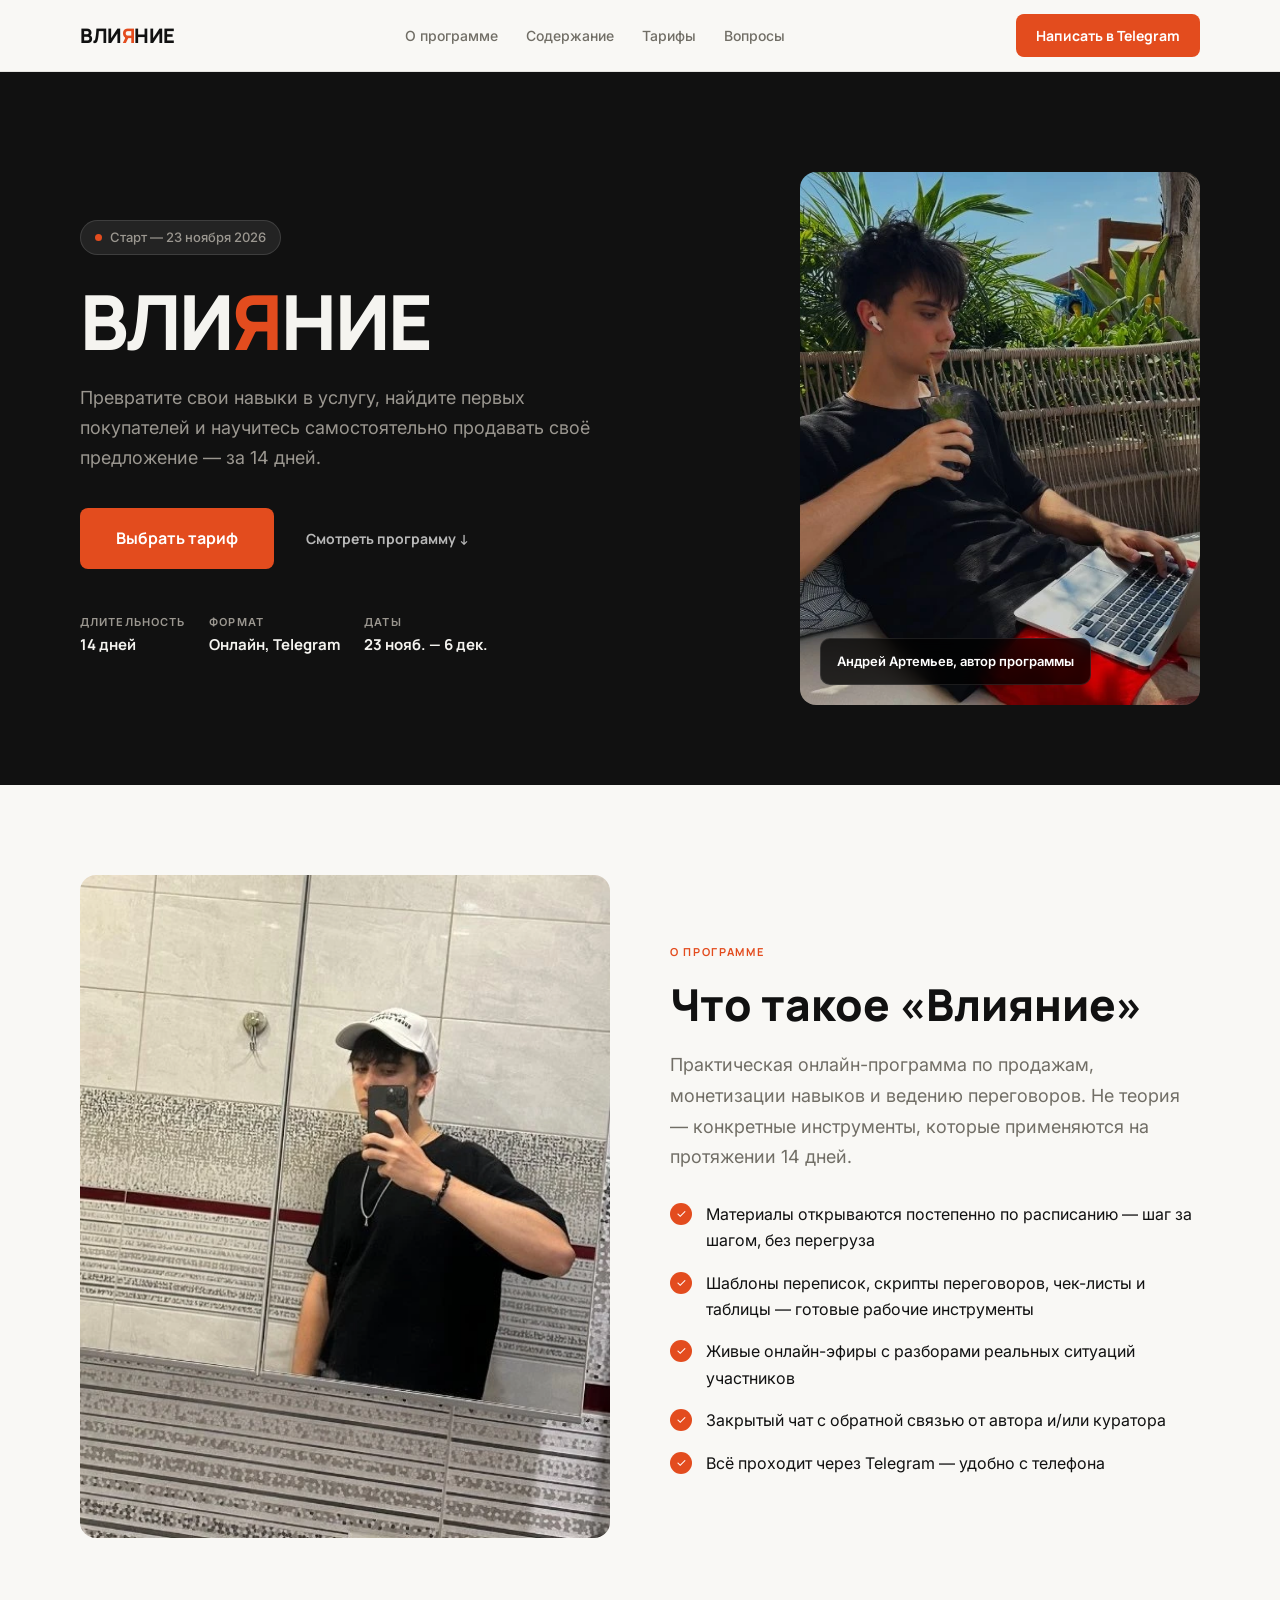
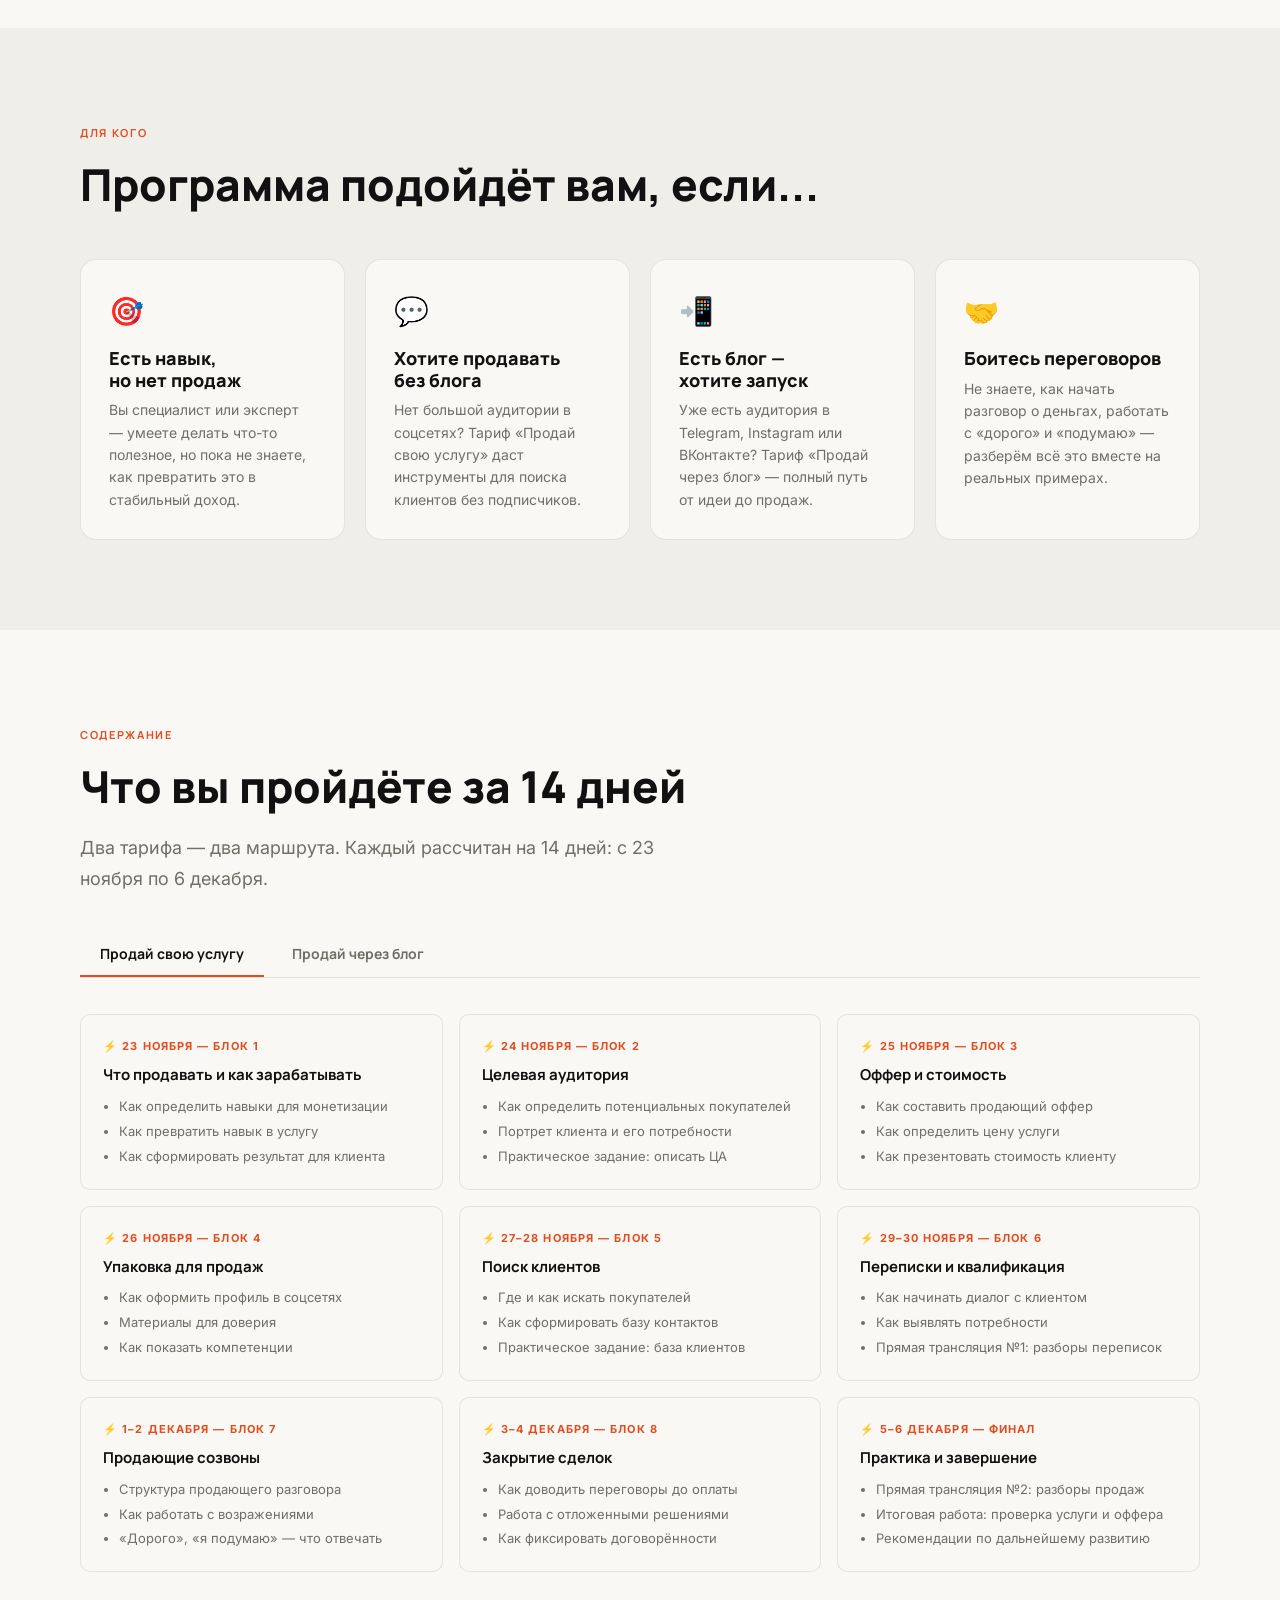
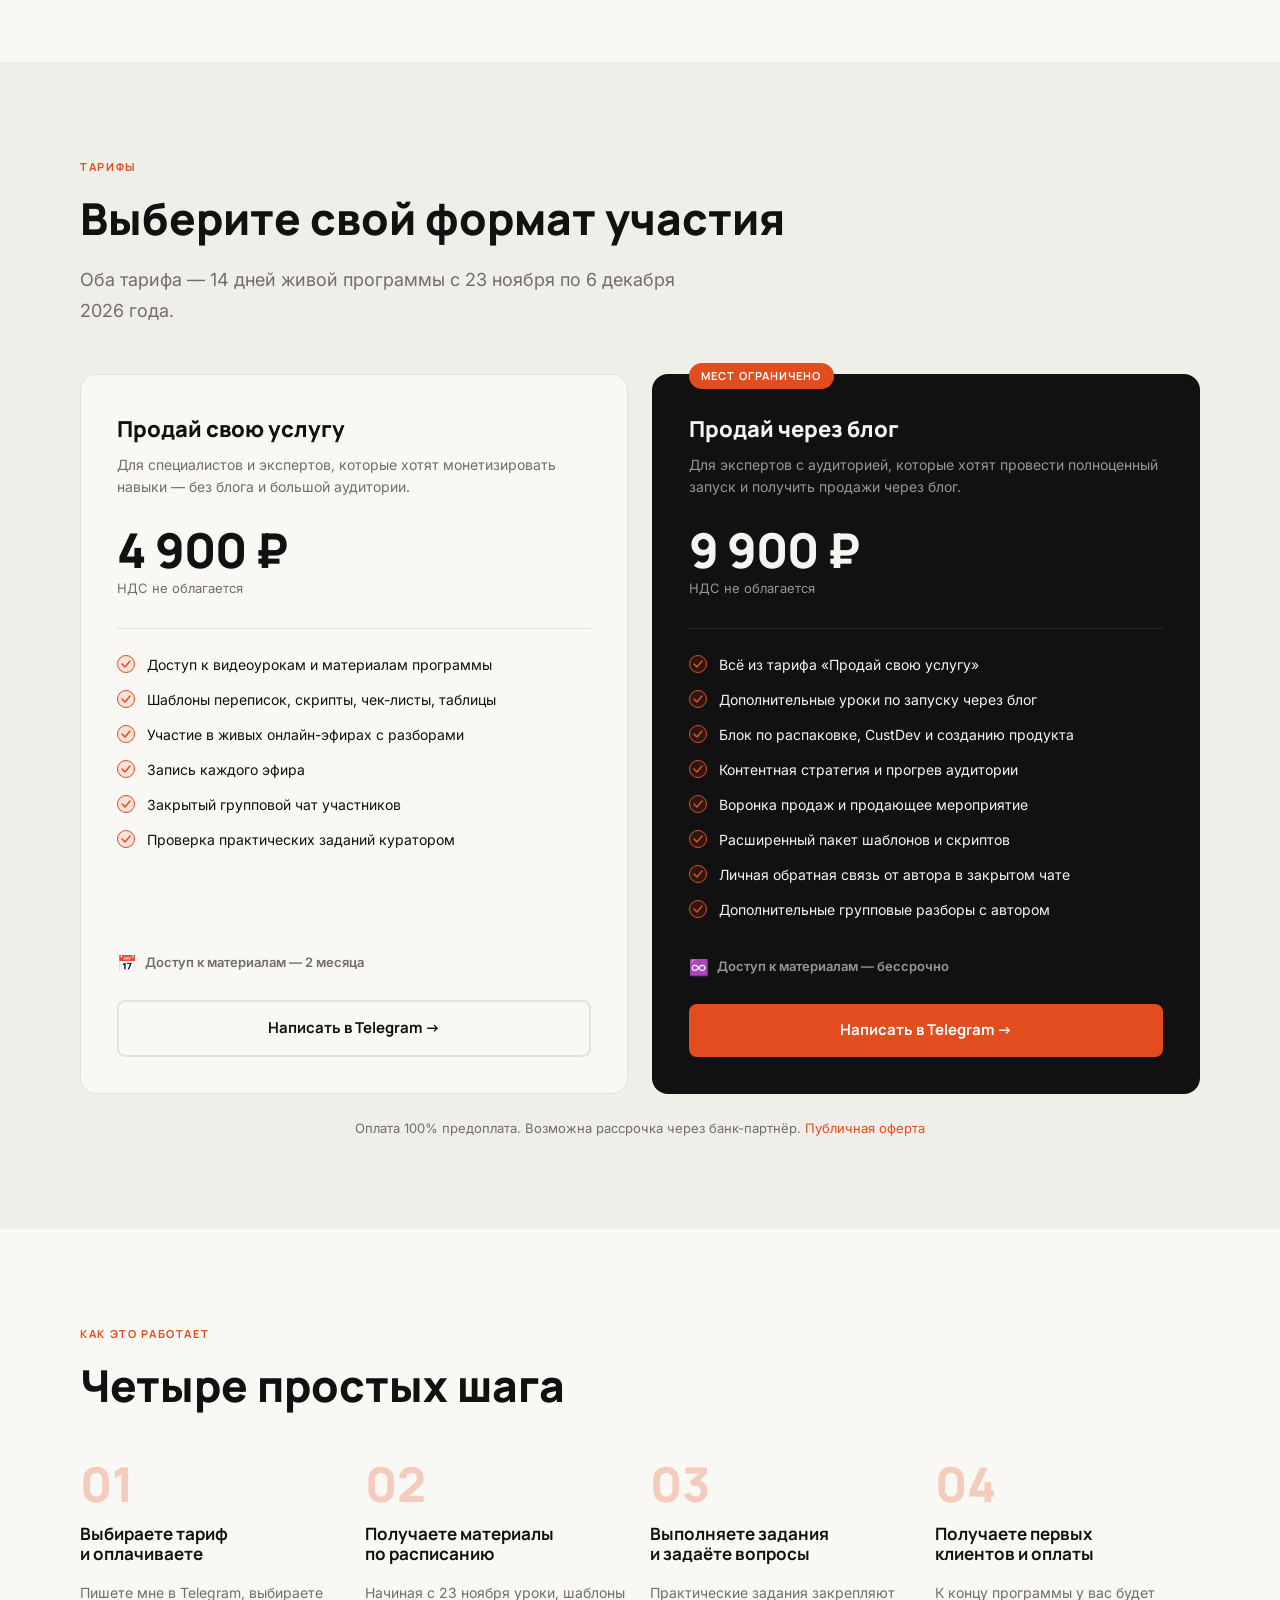
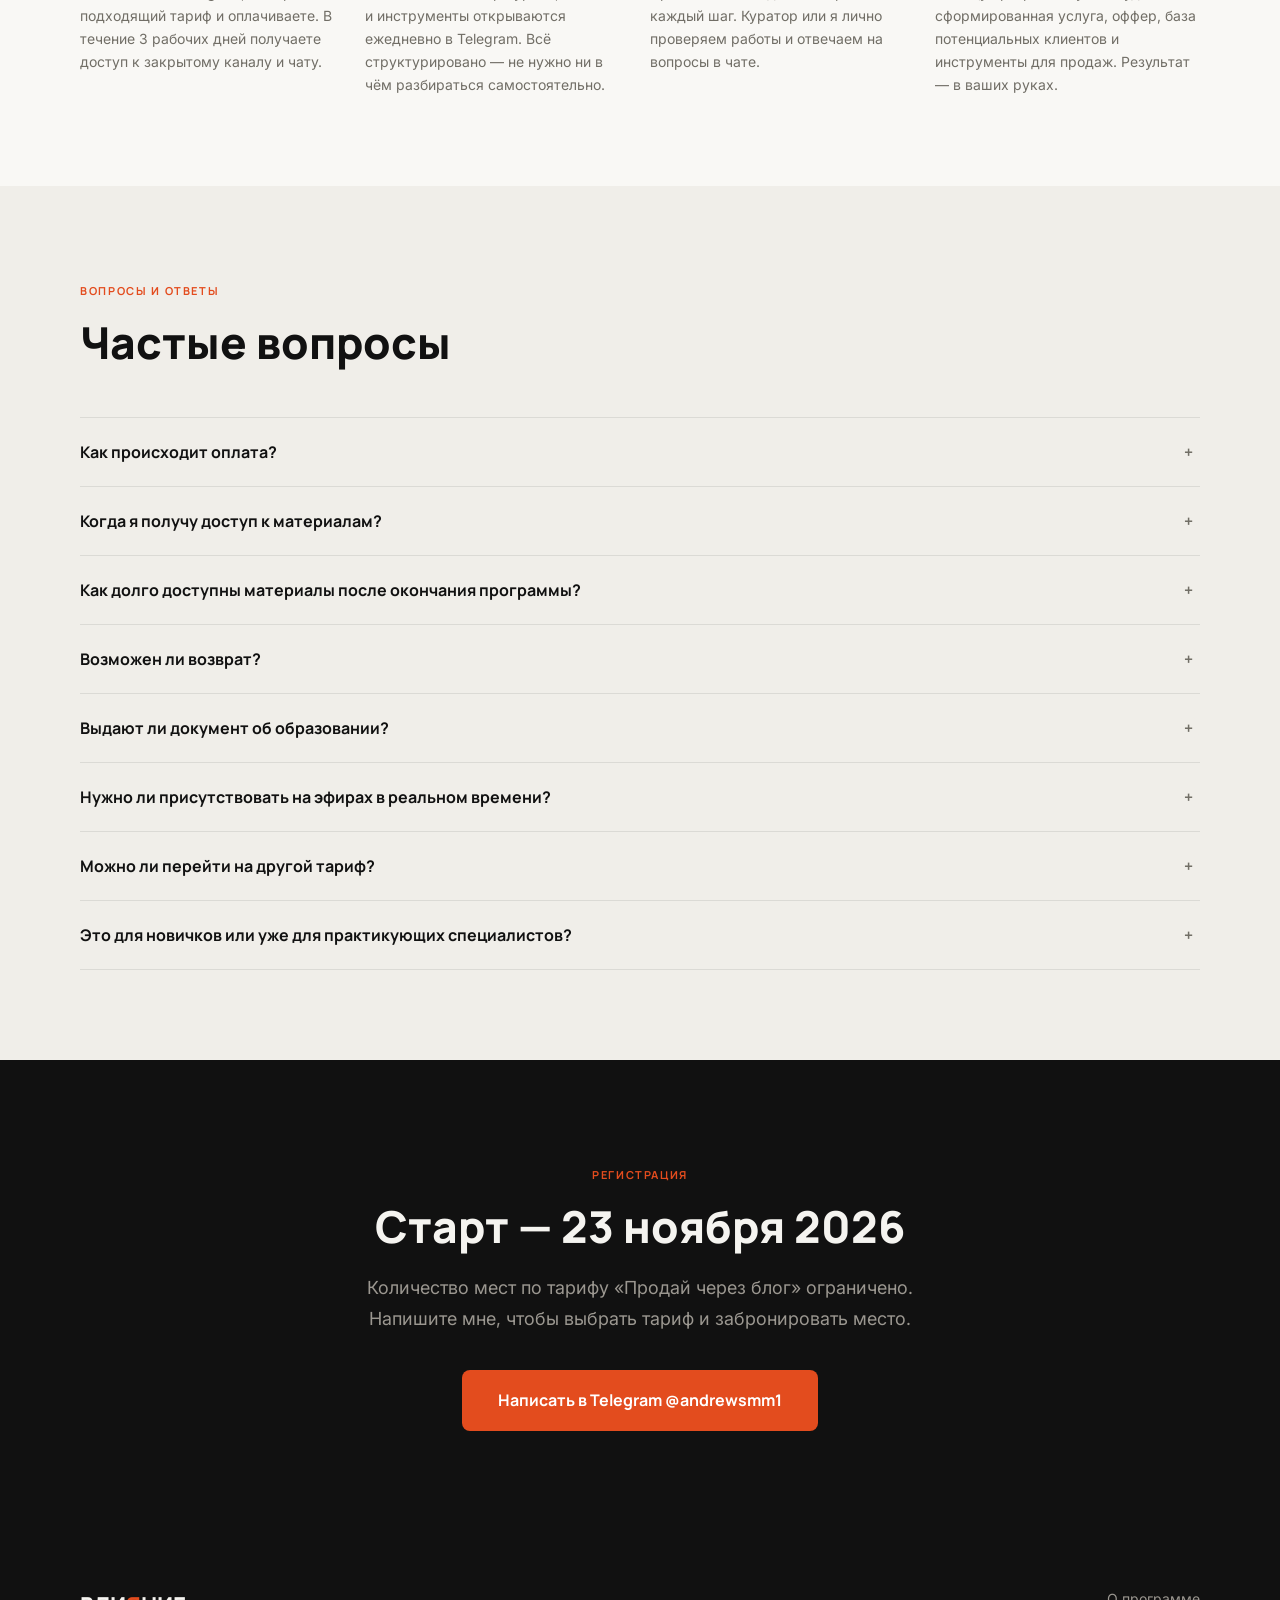
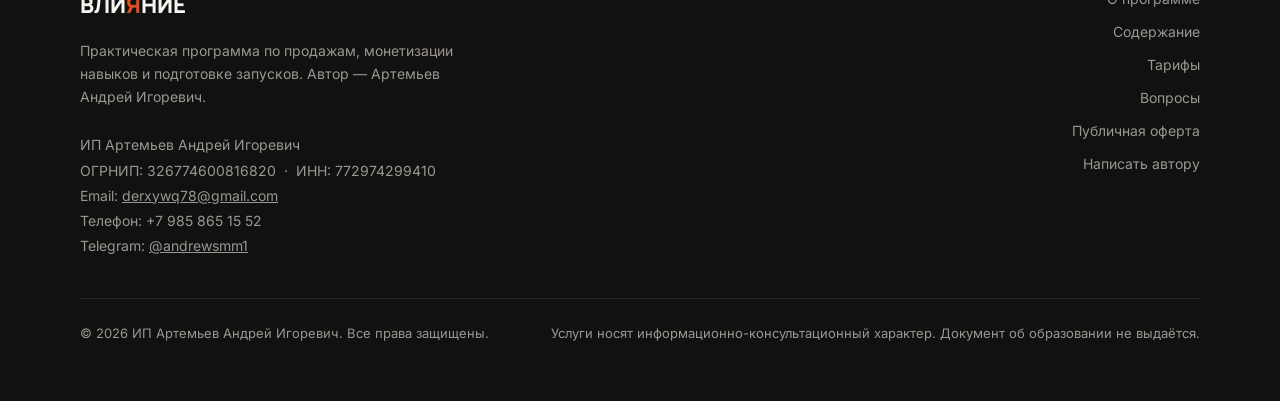
<file: index.html>
<!DOCTYPE html>
<html lang="ru">
<head>
  <meta charset="UTF-8">
  <meta name="viewport" content="width=device-width, initial-scale=1.0">
  <title>ВЛИЯНИЕ — программа по продажам</title>
  <meta name="description" content="14-дневная практическая программа: превратите свои навыки в услугу, найдите первых клиентов и получите оплаты. Старт 23 ноября 2026.">
  <link rel="preconnect" href="https://fonts.googleapis.com">
  <link rel="preconnect" href="https://fonts.gstatic.com" crossorigin>
  <link href="https://fonts.googleapis.com/css2?family=Manrope:wght@400;600;700;800&family=Inter:wght@400;500;600&display=swap" rel="stylesheet">
  <link rel="stylesheet" href="style.css">
</head>
<body>

<!-- ==================== NAV ==================== -->
<nav class="nav">
  <div class="nav__inner">
    <a href="#top" class="nav__logo">ВЛИ<span>Я</span>НИЕ</a>
    <ul class="nav__links">
      <li><a href="#about">О программе</a></li>
      <li><a href="#program">Содержание</a></li>
      <li><a href="#tariffs">Тарифы</a></li>
      <li><a href="#faq">Вопросы</a></li>
    </ul>
    <a href="https://t.me/andrewsmm1" target="_blank" rel="noopener" class="btn btn-primary btn-sm">Написать в Telegram</a>
  </div>
</nav>

<!-- ==================== HERO ==================== -->
<section class="hero" id="top">
  <div class="hero__inner">
    <div class="hero__content">
      <div class="hero__badge">
        <span class="hero__badge-dot"></span>
        Старт — 23 ноября 2026
      </div>
      <h1 class="hero__title">ВЛИ<span>Я</span>НИЕ</h1>
      <p class="hero__sub">Превратите свои навыки в услугу, найдите первых покупателей и научитесь самостоятельно продавать своё предложение — за 14 дней.</p>
      <div class="hero__cta">
        <a href="#tariffs" class="btn btn-primary btn-lg">Выбрать тариф</a>
        <a href="#program" class="btn btn-sm" style="color:#fff;opacity:.7;">Смотреть программу ↓</a>
      </div>
      <div class="hero__meta">
        <div class="hero__meta-item">
          <span class="hero__meta-label">Длительность</span>
          <span class="hero__meta-value">14 дней</span>
        </div>
        <div class="hero__meta-item">
          <span class="hero__meta-label">Формат</span>
          <span class="hero__meta-value">Онлайн, Telegram</span>
        </div>
        <div class="hero__meta-item">
          <span class="hero__meta-label">Даты</span>
          <span class="hero__meta-value">23 нояб. — 6 дек.</span>
        </div>
      </div>
    </div>
    <div class="hero__photo">
      <img src="photo2.webp" alt="Андрей Артемьев — автор программы" class="hero__img" loading="eager">
      <div class="hero__photo-tag">Андрей Артемьев, автор программы</div>
    </div>
  </div>
</section>

<!-- ==================== ABOUT ==================== -->
<section class="section" id="about">
  <div class="wrap">
    <div class="about__grid">
      <div class="about__photo">
        <img src="photo1.webp" alt="Андрей Артемьев" loading="lazy">
      </div>
      <div>
        <span class="section__eyebrow">О программе</span>
        <h2 class="section__title">Что такое «Влияние»</h2>
        <p class="section__lead">Практическая онлайн-программа по продажам, монетизации навыков и ведению переговоров. Не теория — конкретные инструменты, которые применяются на протяжении 14 дней.</p>
        <ul class="about__list">
          <li>
            <span class="about__check">✓</span>
            <span>Материалы открываются постепенно по расписанию — шаг за шагом, без перегруза</span>
          </li>
          <li>
            <span class="about__check">✓</span>
            <span>Шаблоны переписок, скрипты переговоров, чек-листы и таблицы — готовые рабочие инструменты</span>
          </li>
          <li>
            <span class="about__check">✓</span>
            <span>Живые онлайн-эфиры с разборами реальных ситуаций участников</span>
          </li>
          <li>
            <span class="about__check">✓</span>
            <span>Закрытый чат с обратной связью от автора и/или куратора</span>
          </li>
          <li>
            <span class="about__check">✓</span>
            <span>Всё проходит через Telegram — удобно с телефона</span>
          </li>
        </ul>
      </div>
    </div>
  </div>
</section>

<!-- ==================== FOR WHOM ==================== -->
<section class="section section--alt" id="forwhom">
  <div class="wrap">
    <span class="section__eyebrow">Для кого</span>
    <h2 class="section__title">Программа подойдёт вам, если...</h2>
    <div class="forwhom__grid">
      <div class="forwhom__card">
        <span class="forwhom__icon">🎯</span>
        <h3>Есть навык, но нет продаж</h3>
        <p>Вы специалист или эксперт — умеете делать что-то полезное, но пока не знаете, как превратить это в стабильный доход.</p>
      </div>
      <div class="forwhom__card">
        <span class="forwhom__icon">💬</span>
        <h3>Хотите продавать без блога</h3>
        <p>Нет большой аудитории в соцсетях? Тариф «Продай свою услугу» даст инструменты для поиска клиентов без подписчиков.</p>
      </div>
      <div class="forwhom__card">
        <span class="forwhom__icon">📲</span>
        <h3>Есть блог — хотите запуск</h3>
        <p>Уже есть аудитория в Telegram, Instagram или ВКонтакте? Тариф «Продай через блог» — полный путь от идеи до продаж.</p>
      </div>
      <div class="forwhom__card">
        <span class="forwhom__icon">🤝</span>
        <h3>Боитесь переговоров</h3>
        <p>Не знаете, как начать разговор о деньгах, работать с «дорого» и «подумаю» — разберём всё это вместе на реальных примерах.</p>
      </div>
    </div>
  </div>
</section>

<!-- ==================== PROGRAM ==================== -->
<section class="section" id="program">
  <div class="wrap">
    <span class="section__eyebrow">Содержание</span>
    <h2 class="section__title">Что вы пройдёте за 14 дней</h2>
    <p class="section__lead">Два тарифа — два маршрута. Каждый рассчитан на 14 дней: с 23 ноября по 6 декабря.</p>

    <div style="margin-top: 40px;">
      <div class="content-tabs">
        <button class="content-tab active" data-tab="basic">Продай свою услугу</button>
        <button class="content-tab" data-tab="blog">Продай через блог</button>
      </div>

      <!-- TAB: basic -->
      <div class="content-panel active" id="tab-basic">
        <div class="block-card">
          <div class="block-card__date">⚡ 23 ноября — Блок 1</div>
          <div class="block-card__title">Что продавать и как зарабатывать</div>
          <ul class="block-card__list">
            <li>Как определить навыки для монетизации</li>
            <li>Как превратить навык в услугу</li>
            <li>Как сформировать результат для клиента</li>
          </ul>
        </div>
        <div class="block-card">
          <div class="block-card__date">⚡ 24 ноября — Блок 2</div>
          <div class="block-card__title">Целевая аудитория</div>
          <ul class="block-card__list">
            <li>Как определить потенциальных покупателей</li>
            <li>Портрет клиента и его потребности</li>
            <li>Практическое задание: описать ЦА</li>
          </ul>
        </div>
        <div class="block-card">
          <div class="block-card__date">⚡ 25 ноября — Блок 3</div>
          <div class="block-card__title">Оффер и стоимость</div>
          <ul class="block-card__list">
            <li>Как составить продающий оффер</li>
            <li>Как определить цену услуги</li>
            <li>Как презентовать стоимость клиенту</li>
          </ul>
        </div>
        <div class="block-card">
          <div class="block-card__date">⚡ 26 ноября — Блок 4</div>
          <div class="block-card__title">Упаковка для продаж</div>
          <ul class="block-card__list">
            <li>Как оформить профиль в соцсетях</li>
            <li>Материалы для доверия</li>
            <li>Как показать компетенции</li>
          </ul>
        </div>
        <div class="block-card">
          <div class="block-card__date">⚡ 27–28 ноября — Блок 5</div>
          <div class="block-card__title">Поиск клиентов</div>
          <ul class="block-card__list">
            <li>Где и как искать покупателей</li>
            <li>Как сформировать базу контактов</li>
            <li>Практическое задание: база клиентов</li>
          </ul>
        </div>
        <div class="block-card">
          <div class="block-card__date">⚡ 29–30 ноября — Блок 6</div>
          <div class="block-card__title">Переписки и квалификация</div>
          <ul class="block-card__list">
            <li>Как начинать диалог с клиентом</li>
            <li>Как выявлять потребности</li>
            <li>Прямая трансляция №1: разборы переписок</li>
          </ul>
        </div>
        <div class="block-card">
          <div class="block-card__date">⚡ 1–2 декабря — Блок 7</div>
          <div class="block-card__title">Продающие созвоны</div>
          <ul class="block-card__list">
            <li>Структура продающего разговора</li>
            <li>Как работать с возражениями</li>
            <li>«Дорого», «я подумаю» — что отвечать</li>
          </ul>
        </div>
        <div class="block-card">
          <div class="block-card__date">⚡ 3–4 декабря — Блок 8</div>
          <div class="block-card__title">Закрытие сделок</div>
          <ul class="block-card__list">
            <li>Как доводить переговоры до оплаты</li>
            <li>Работа с отложенными решениями</li>
            <li>Как фиксировать договорённости</li>
          </ul>
        </div>
        <div class="block-card">
          <div class="block-card__date">⚡ 5–6 декабря — Финал</div>
          <div class="block-card__title">Практика и завершение</div>
          <ul class="block-card__list">
            <li>Прямая трансляция №2: разборы продаж</li>
            <li>Итоговая работа: проверка услуги и оффера</li>
            <li>Рекомендации по дальнейшему развитию</li>
          </ul>
        </div>
      </div>

      <!-- TAB: blog -->
      <div class="content-panel" id="tab-blog">
        <div class="block-card">
          <div class="block-card__date">⚡ 23 ноября — Блок 1</div>
          <div class="block-card__title">Что продавать + целевая аудитория</div>
          <ul class="block-card__list">
            <li>Навыки → услуга, которую захотят купить</li>
            <li>Определить и описать целевую аудиторию</li>
            <li>Где искать потенциальных клиентов</li>
          </ul>
        </div>
        <div class="block-card">
          <div class="block-card__date">⚡ 25 ноября — Блок 3</div>
          <div class="block-card__title">Оффер, упаковка и цена</div>
          <ul class="block-card__list">
            <li>Создать продающий оффер</li>
            <li>Определить стоимость услуги</li>
            <li>Минимальная упаковка профиля</li>
          </ul>
        </div>
        <div class="block-card">
          <div class="block-card__date">⚡ 26 ноября — Блок 4</div>
          <div class="block-card__title">Переписки и продажи</div>
          <ul class="block-card__list">
            <li>Продажи через личные сообщения</li>
            <li>Как проводить продающие созвоны</li>
            <li>Как закрывать сделки и получать оплату</li>
          </ul>
        </div>
        <div class="block-card">
          <div class="block-card__date">⚡ 27 ноября — Блок 5</div>
          <div class="block-card__title">Распаковка и анализ аудитории</div>
          <ul class="block-card__list">
            <li>Распаковка личности и экспертности</li>
            <li>Как проводить CustDev-интервью</li>
            <li>Выявить потребности и возражения ЦА</li>
          </ul>
        </div>
        <div class="block-card">
          <div class="block-card__date">⚡ 28 ноября — Блок 6</div>
          <div class="block-card__title">Создание продукта и запуска</div>
          <ul class="block-card__list">
            <li>Создать продукт под запрос аудитории</li>
            <li>Создать тарифную линейку</li>
            <li>Оффер для запуска</li>
          </ul>
        </div>
        <div class="block-card">
          <div class="block-card__date">⚡ 29 ноября — Блок 7</div>
          <div class="block-card__title">Экономика запуска</div>
          <ul class="block-card__list">
            <li>Юнит-экономика и финансовое планирование</li>
            <li>Как поставить цель и считать конверсии</li>
            <li>Прямая трансляция №1: разборы</li>
          </ul>
        </div>
        <div class="block-card">
          <div class="block-card__date">⚡ 30 нояб. – 2 дек. — Блок 8–9</div>
          <div class="block-card__title">Упаковка блога и прогрев</div>
          <ul class="block-card__list">
            <li>Упаковать Telegram-канал под продажи</li>
            <li>Контент-план и стратегия прогрева</li>
            <li>Как создавать спрос до открытия продаж</li>
          </ul>
        </div>
        <div class="block-card">
          <div class="block-card__date">⚡ 2–3 декабря — Блок 10–11</div>
          <div class="block-card__title">Воронка и продающий эфир</div>
          <ul class="block-card__list">
            <li>Воронка продаж: от касания до оплаты</li>
            <li>Как привлекать аудиторию на запуск</li>
            <li>Как подготовить продающую трансляцию</li>
          </ul>
        </div>
        <div class="block-card">
          <div class="block-card__date">⚡ 4–5 декабря — Блок 12–13</div>
          <div class="block-card__title">Обработка заявок и анализ</div>
          <ul class="block-card__list">
            <li>Как организовать обработку заявок</li>
            <li>Продажи во время и после мероприятия</li>
            <li>Анализ конверсий и результатов запуска</li>
          </ul>
        </div>
        <div class="block-card">
          <div class="block-card__date">⚡ 6 декабря — Финал</div>
          <div class="block-card__title">Итоговые разборы</div>
          <ul class="block-card__list">
            <li>Прямая трансляция №3: итоги</li>
            <li>Разбор результатов участников</li>
            <li>Рекомендации по дальнейшим действиям</li>
          </ul>
        </div>
      </div>
    </div>
  </div>
</section>

<!-- ==================== TARIFFS ==================== -->
<section class="section section--alt" id="tariffs">
  <div class="wrap">
    <span class="section__eyebrow">Тарифы</span>
    <h2 class="section__title">Выберите свой формат участия</h2>
    <p class="section__lead">Оба тарифа — 14 дней живой программы с 23 ноября по 6 декабря 2026 года.</p>

    <div class="tariffs__grid">

      <!-- Тариф 1 -->
      <div class="tariff">
        <div class="tariff__name">Продай свою услугу</div>
        <p class="tariff__desc">Для специалистов и экспертов, которые хотят монетизировать навыки — без блога и большой аудитории.</p>
        <div class="tariff__price">4 900 ₽</div>
        <p class="tariff__price-note">НДС не облагается</p>
        <hr class="tariff__divider">
        <ul class="tariff__list">
          <li class="tariff__item">Доступ к видеоурокам и материалам программы</li>
          <li class="tariff__item">Шаблоны переписок, скрипты, чек-листы, таблицы</li>
          <li class="tariff__item">Участие в живых онлайн-эфирах с разборами</li>
          <li class="tariff__item">Запись каждого эфира</li>
          <li class="tariff__item">Закрытый групповой чат участников</li>
          <li class="tariff__item">Проверка практических заданий куратором</li>
        </ul>
        <div class="tariff__access">
          <span class="tariff__access-icon">📅</span>
          Доступ к материалам — 2 месяца
        </div>
        <a href="https://t.me/andrewsmm1" target="_blank" rel="noopener" class="btn btn-outline" style="width:100%;justify-content:center;">Написать в Telegram →</a>
      </div>

      <!-- Тариф 2 -->
      <div class="tariff tariff--featured">
        <div class="tariff__badge">Мест ограничено</div>
        <div class="tariff__name">Продай через блог</div>
        <p class="tariff__desc">Для экспертов с аудиторией, которые хотят провести полноценный запуск и получить продажи через блог.</p>
        <div class="tariff__price">9 900 ₽</div>
        <p class="tariff__price-note">НДС не облагается</p>
        <hr class="tariff__divider">
        <ul class="tariff__list">
          <li class="tariff__item">Всё из тарифа «Продай свою услугу»</li>
          <li class="tariff__item">Дополнительные уроки по запуску через блог</li>
          <li class="tariff__item">Блок по распаковке, CustDev и созданию продукта</li>
          <li class="tariff__item">Контентная стратегия и прогрев аудитории</li>
          <li class="tariff__item">Воронка продаж и продающее мероприятие</li>
          <li class="tariff__item">Расширенный пакет шаблонов и скриптов</li>
          <li class="tariff__item">Личная обратная связь от автора в закрытом чате</li>
          <li class="tariff__item">Дополнительные групповые разборы с автором</li>
        </ul>
        <div class="tariff__access">
          <span class="tariff__access-icon">♾️</span>
          Доступ к материалам — бессрочно
        </div>
        <a href="https://t.me/andrewsmm1" target="_blank" rel="noopener" class="btn btn-primary" style="width:100%;justify-content:center;">Написать в Telegram →</a>
      </div>

    </div>

    <p style="margin-top:24px;font-size:13px;color:var(--fg-muted);text-align:center;">
      Оплата 100% предоплата. Возможна рассрочка через банк-партнёр.
      <a href="offer.html" target="_blank">Публичная оферта</a>
    </p>
  </div>
</section>

<!-- ==================== HOW IT WORKS ==================== -->
<section class="section" id="how">
  <div class="wrap">
    <span class="section__eyebrow">Как это работает</span>
    <h2 class="section__title">Четыре простых шага</h2>
    <div class="how__grid">
      <div class="how__step">
        <div class="how__num">01</div>
        <h3 class="how__title">Выбираете тариф и оплачиваете</h3>
        <p class="how__text">Пишете мне в Telegram, выбираете подходящий тариф и оплачиваете. В течение 3 рабочих дней получаете доступ к закрытому каналу и чату.</p>
      </div>
      <div class="how__step">
        <div class="how__num">02</div>
        <h3 class="how__title">Получаете материалы по расписанию</h3>
        <p class="how__text">Начиная с 23 ноября уроки, шаблоны и инструменты открываются ежедневно в Telegram. Всё структурировано — не нужно ни в чём разбираться самостоятельно.</p>
      </div>
      <div class="how__step">
        <div class="how__num">03</div>
        <h3 class="how__title">Выполняете задания и задаёте вопросы</h3>
        <p class="how__text">Практические задания закрепляют каждый шаг. Куратор или я лично проверяем работы и отвечаем на вопросы в чате.</p>
      </div>
      <div class="how__step">
        <div class="how__num">04</div>
        <h3 class="how__title">Получаете первых клиентов и оплаты</h3>
        <p class="how__text">К концу программы у вас будет сформированная услуга, оффер, база потенциальных клиентов и инструменты для продаж. Результат — в ваших руках.</p>
      </div>
    </div>
  </div>
</section>

<!-- ==================== FAQ ==================== -->
<section class="section section--alt" id="faq">
  <div class="wrap">
    <span class="section__eyebrow">Вопросы и ответы</span>
    <h2 class="section__title">Частые вопросы</h2>

    <div class="faq__list">

      <div class="faq__item">
        <button class="faq__q">
          Как происходит оплата?
          <span class="faq__icon">+</span>
        </button>
        <div class="faq__a">
          <p>Оплата производится 100% предоплатой до начала программы. Способы: через сайт оплаты, безналичным переводом по ссылке, а также в рассрочку/кредит через банк-партнёр. Для юридических лиц возможна оплата по счёту. Уточните удобный способ при обращении в Telegram.</p>
        </div>
      </div>

      <div class="faq__item">
        <button class="faq__q">
          Когда я получу доступ к материалам?
          <span class="faq__icon">+</span>
        </button>
        <div class="faq__a">
          <p>После поступления оплаты в течение 3 рабочих дней вас добавят в закрытый Telegram-канал и чат. Материалы начнут открываться по расписанию с 23 ноября 2026 года.</p>
        </div>
      </div>

      <div class="faq__item">
        <button class="faq__q">
          Как долго доступны материалы после окончания программы?
          <span class="faq__icon">+</span>
        </button>
        <div class="faq__a">
          <p>По тарифу «Продай свою услугу» — не менее 2 месяцев с начала программы. По тарифу «Продай через блог» — бессрочно, без ограничения срока.</p>
        </div>
      </div>

      <div class="faq__item">
        <button class="faq__q">
          Возможен ли возврат?
          <span class="faq__icon">+</span>
        </button>
        <div class="faq__a">
          <p>До начала программы и до предоставления доступа — возможен возврат за вычетом фактических расходов (до 50% от стоимости тарифа). После предоставления доступа к закрытому каналу/чату или любым материалам возврат не производится — с этого момента услуга считается оказанной. Подробно — в <a href="offer.html" target="_blank">публичной оферте</a>, раздел 5.</p>
        </div>
      </div>

      <div class="faq__item">
        <button class="faq__q">
          Выдают ли документ об образовании?
          <span class="faq__icon">+</span>
        </button>
        <div class="faq__a">
          <p>Нет. Программа носит информационно-консультационный характер и не является образовательной услугой по закону об образовании. Документ об образовании или квалификации не выдаётся.</p>
        </div>
      </div>

      <div class="faq__item">
        <button class="faq__q">
          Нужно ли присутствовать на эфирах в реальном времени?
          <span class="faq__icon">+</span>
        </button>
        <div class="faq__a">
          <p>Нет, это не обязательно. Запись каждого эфира доступна в Telegram-канале сразу после его проведения. Вы можете смотреть в удобное для вас время.</p>
        </div>
      </div>

      <div class="faq__item">
        <button class="faq__q">
          Можно ли перейти на другой тариф?
          <span class="faq__icon">+</span>
        </button>
        <div class="faq__a">
          <p>Переход с тарифа «Продай свою услугу» на «Продай через блог» возможен при условии доплаты разницы в стоимости и наличия свободных мест. Уточняйте в Telegram.</p>
        </div>
      </div>

      <div class="faq__item">
        <button class="faq__q">
          Это для новичков или уже для практикующих специалистов?
          <span class="faq__icon">+</span>
        </button>
        <div class="faq__a">
          <p>Для обоих. Тариф «Продай свою услугу» — подходит тем, кто только начинает монетизировать навыки. Тариф «Продай через блог» — для тех, у кого уже есть аудитория и они хотят провести запуск.</p>
        </div>
      </div>

    </div>
  </div>
</section>

<!-- ==================== CTA BLOCK ==================== -->
<section class="section section--dark cta-block">
  <div class="wrap">
    <span class="section__eyebrow">Регистрация</span>
    <h2 class="section__title">Старт — 23 ноября 2026</h2>
    <p class="section__lead" style="margin-inline:auto;margin-bottom:36px;">Количество мест по тарифу «Продай через блог» ограничено. Напишите мне, чтобы выбрать тариф и забронировать место.</p>
    <a href="https://t.me/andrewsmm1" target="_blank" rel="noopener" class="btn btn-primary btn-lg">Написать в Telegram @andrewsmm1</a>
  </div>
</section>

<!-- ==================== FOOTER ==================== -->
<footer class="footer">
  <div class="wrap">
    <div class="footer__inner">
      <div>
        <div class="footer__logo">ВЛИ<span>Я</span>НИЕ</div>
        <p class="footer__desc">Практическая программа по продажам, монетизации навыков и подготовке запусков. Автор — Артемьев Андрей Игоревич.</p>
        <div class="footer__legal">
          <p>ИП Артемьев Андрей Игоревич</p>
          <p>ОГРНИП: 326774600816820 &nbsp;·&nbsp; ИНН: 772974299410</p>
          <p>Email: <a href="mailto:derxywq78@gmail.com">derxywq78@gmail.com</a></p>
          <p>Телефон: <span>+7 985 865 15 52</span></p>
          <p>Telegram: <a href="https://t.me/andrewsmm1" target="_blank" rel="noopener">@andrewsmm1</a></p>
        </div>
      </div>
      <div class="footer__links">
        <a href="#about">О программе</a>
        <a href="#program">Содержание</a>
        <a href="#tariffs">Тарифы</a>
        <a href="#faq">Вопросы</a>
        <a href="offer.html" target="_blank">Публичная оферта</a>
        <a href="https://t.me/andrewsmm1" target="_blank" rel="noopener">Написать автору</a>
      </div>
    </div>
    <div class="footer__bottom">
      <span>© 2026 ИП Артемьев Андрей Игоревич. Все права защищены.</span>
      <span>Услуги носят информационно-консультационный характер. Документ об образовании не выдаётся.</span>
    </div>
  </div>
</footer>

<script>
  /* ---- Tabs ---- */
  document.querySelectorAll('.content-tab').forEach(btn => {
    btn.addEventListener('click', () => {
      const tab = btn.dataset.tab;
      document.querySelectorAll('.content-tab').forEach(b => b.classList.remove('active'));
      document.querySelectorAll('.content-panel').forEach(p => p.classList.remove('active'));
      btn.classList.add('active');
      document.getElementById('tab-' + tab).classList.add('active');
    });
  });

  /* ---- FAQ accordion ---- */
  document.querySelectorAll('.faq__q').forEach(btn => {
    btn.addEventListener('click', () => {
      const item = btn.closest('.faq__item');
      const isOpen = item.classList.contains('open');
      document.querySelectorAll('.faq__item').forEach(i => i.classList.remove('open'));
      if (!isOpen) item.classList.add('open');
    });
  });

  /* ---- Smooth scroll for anchor links ---- */
  document.querySelectorAll('a[href^="#"]').forEach(a => {
    a.addEventListener('click', e => {
      const target = document.querySelector(a.getAttribute('href'));
      if (target) {
        e.preventDefault();
        target.scrollIntoView({ behavior: 'smooth', block: 'start' });
      }
    });
  });
</script>

</body>
</html>
</file>
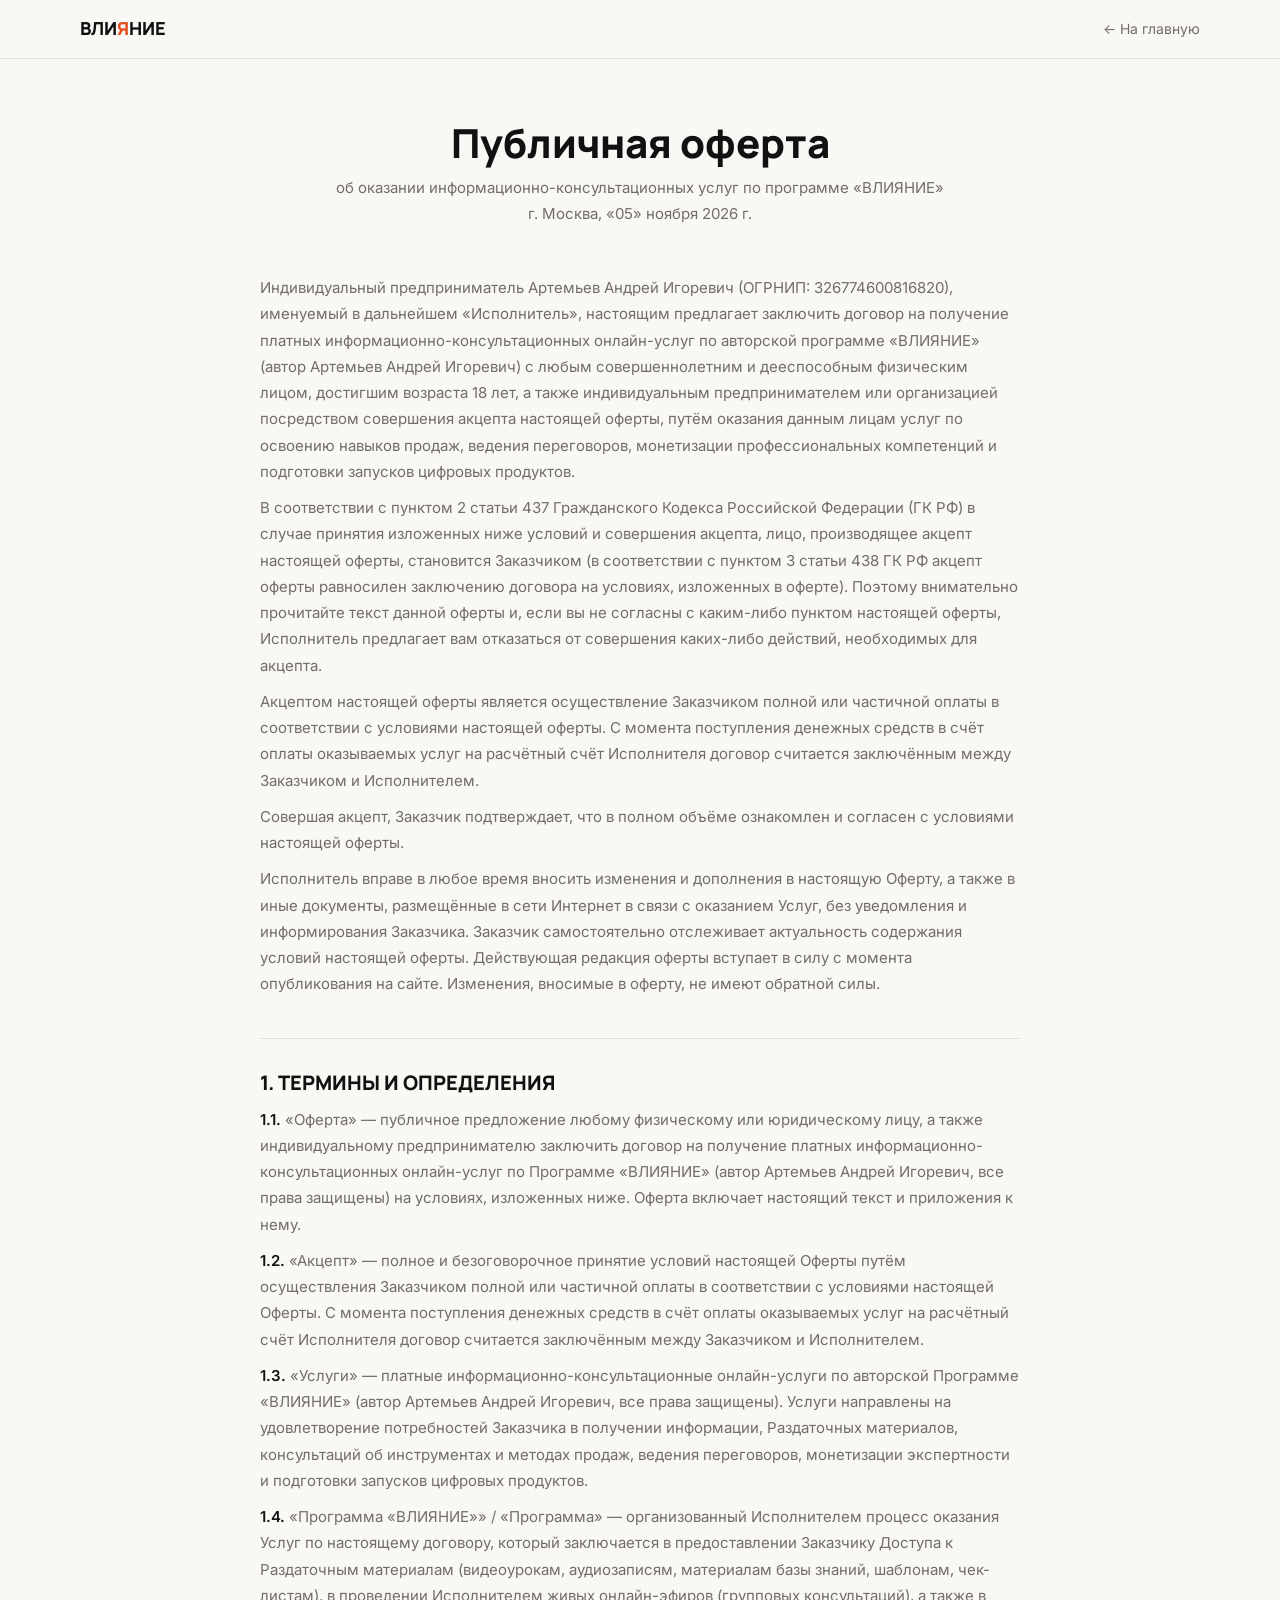
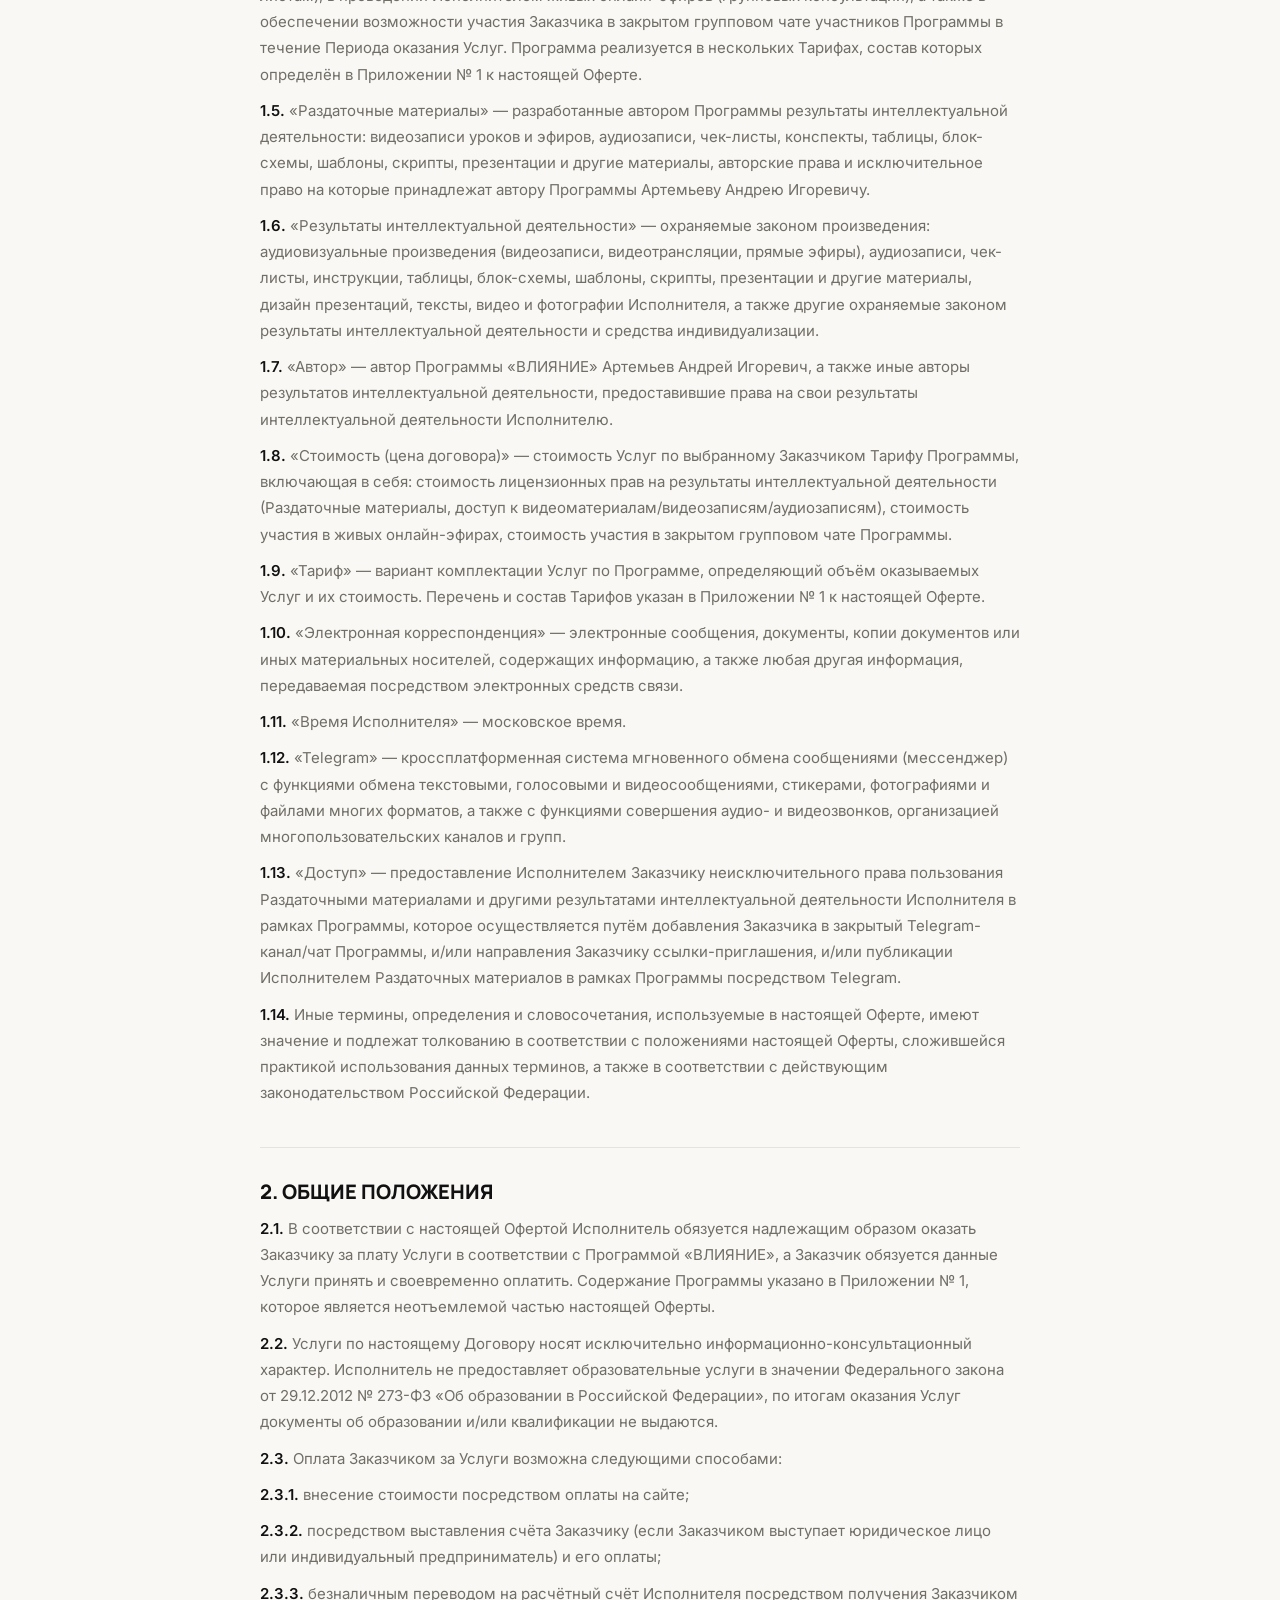
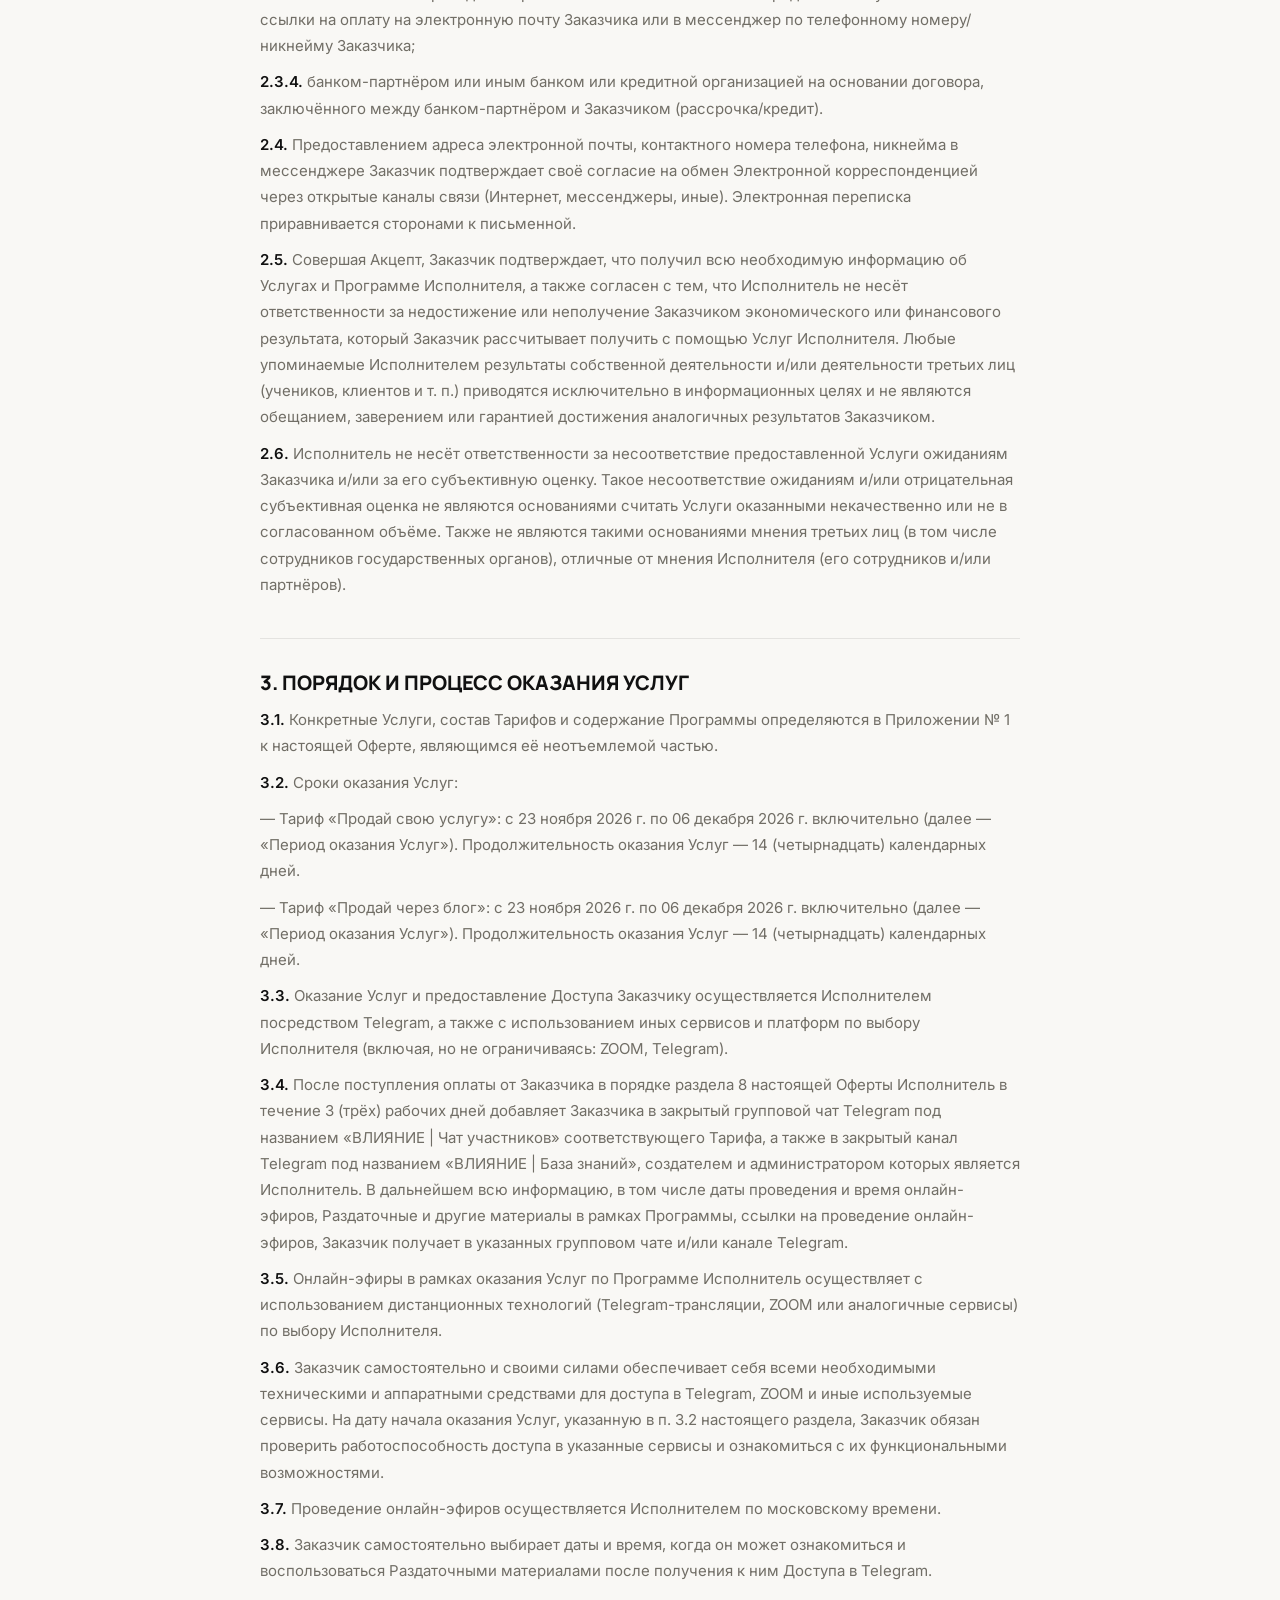
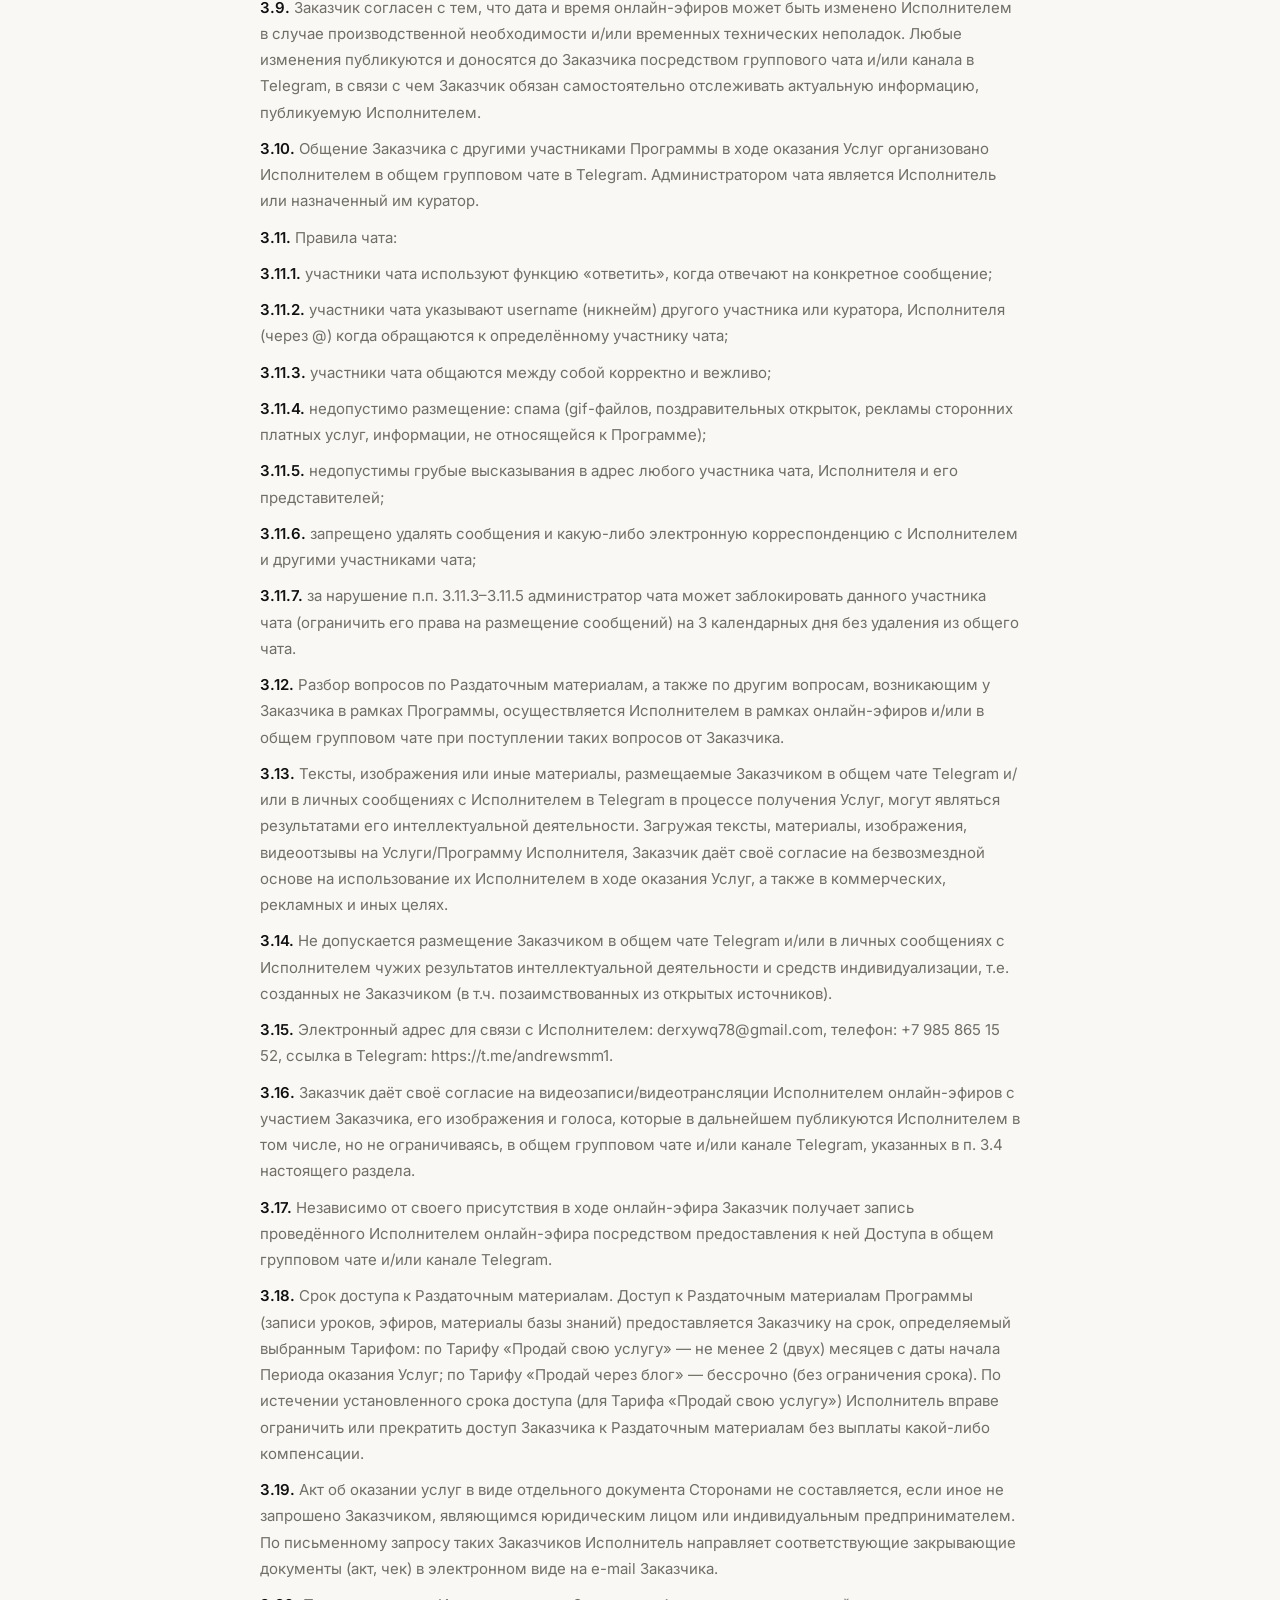
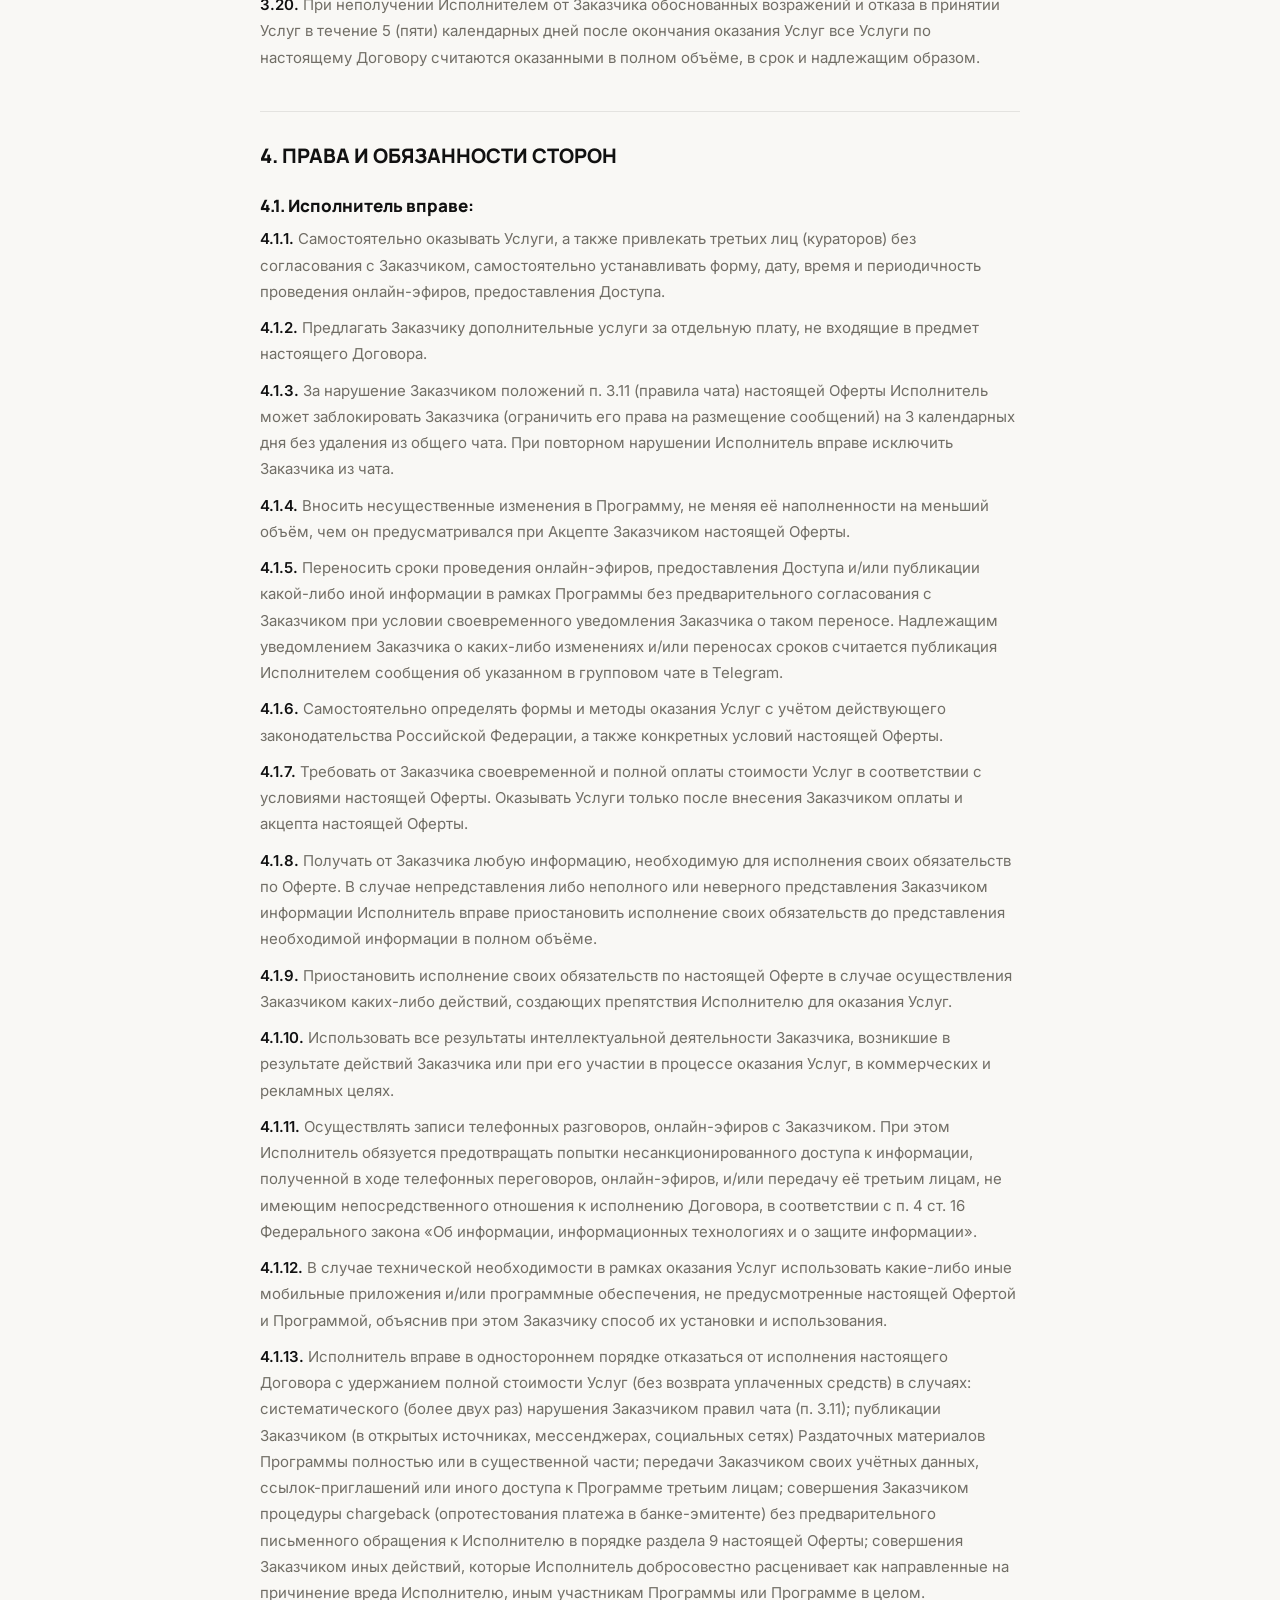
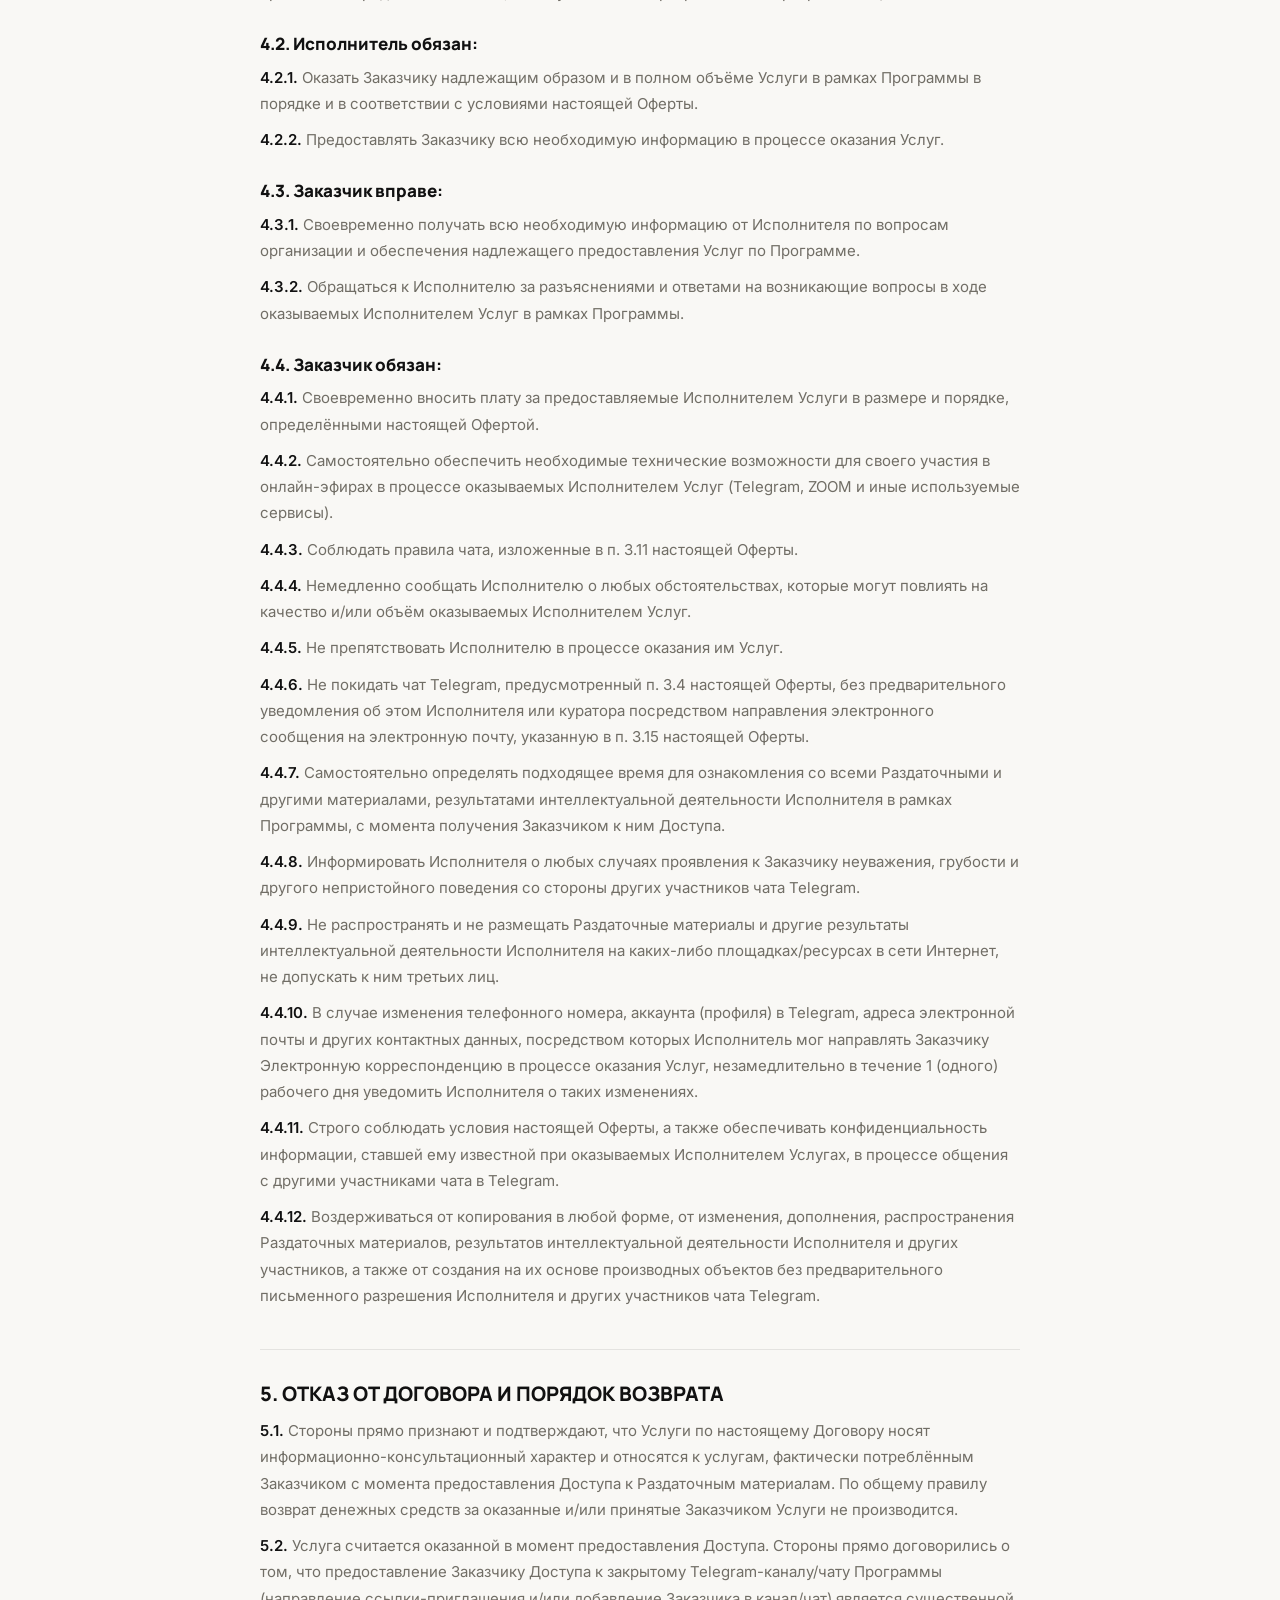
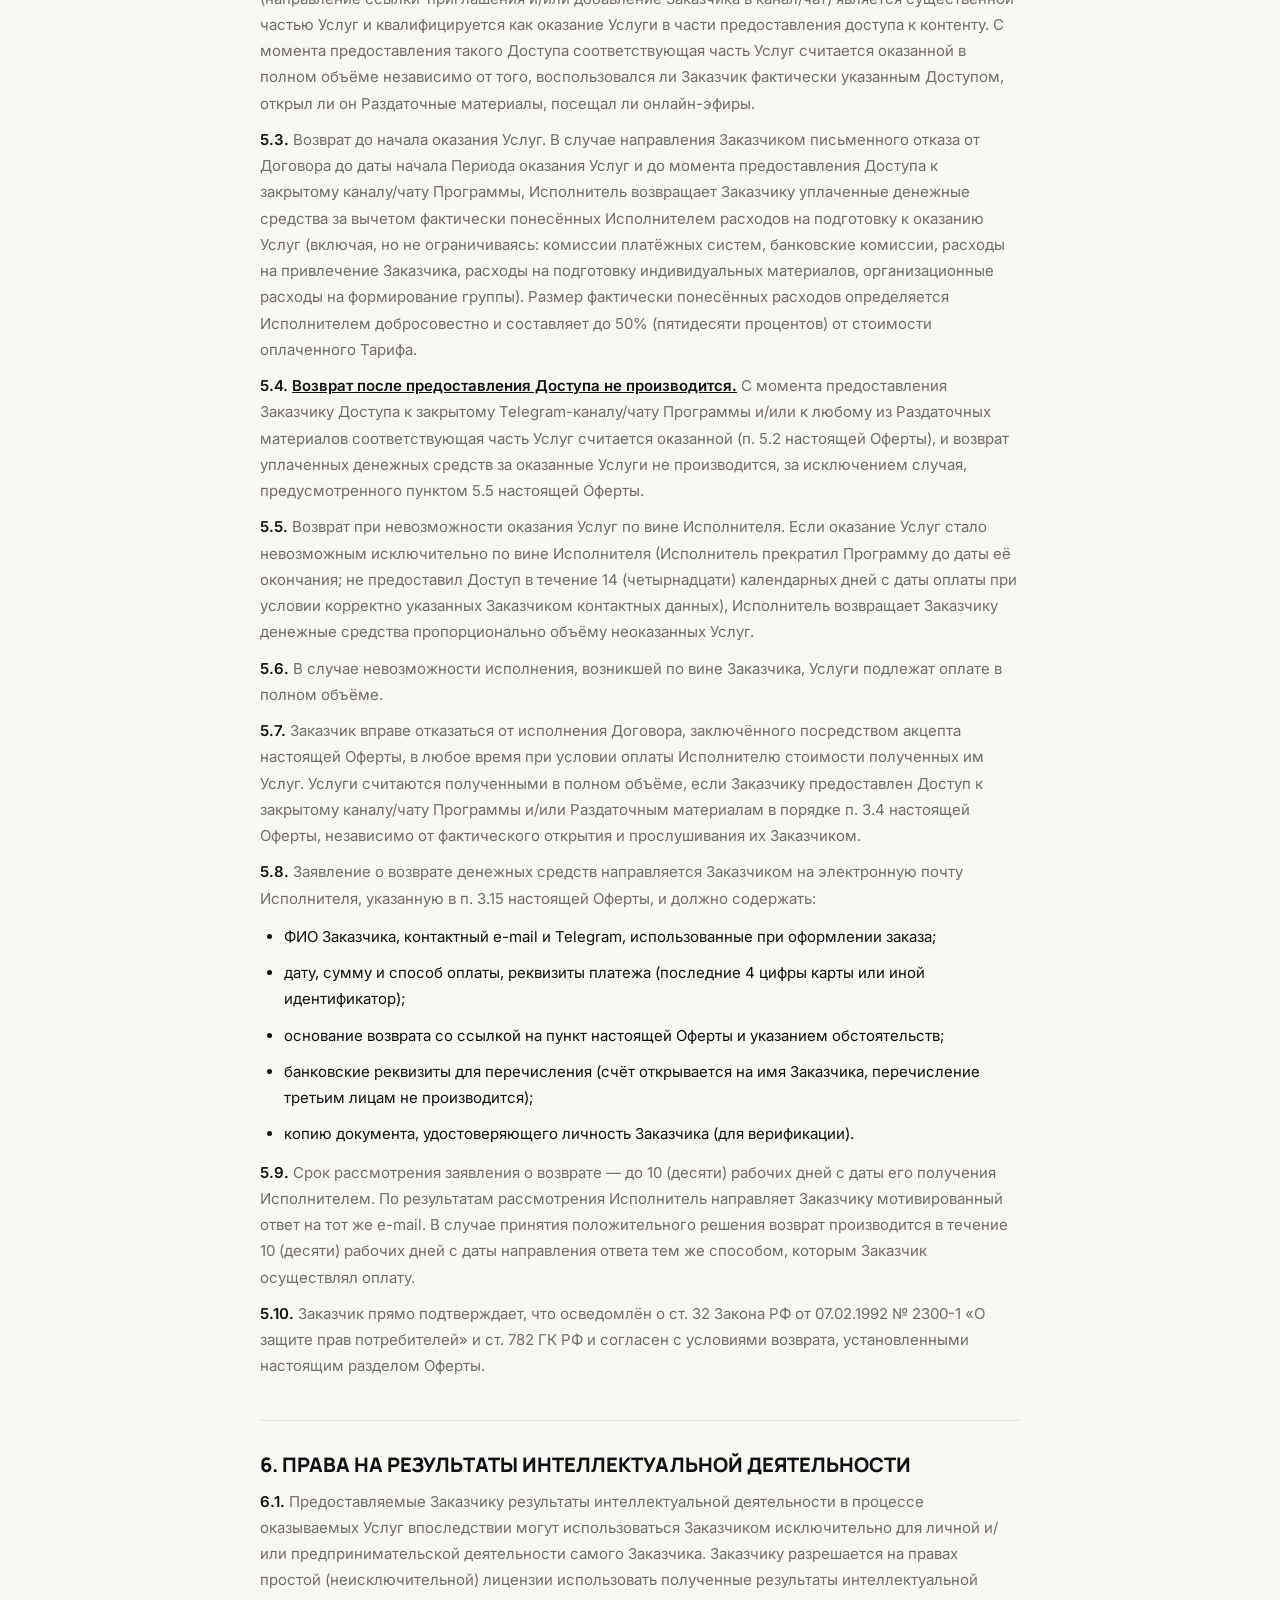
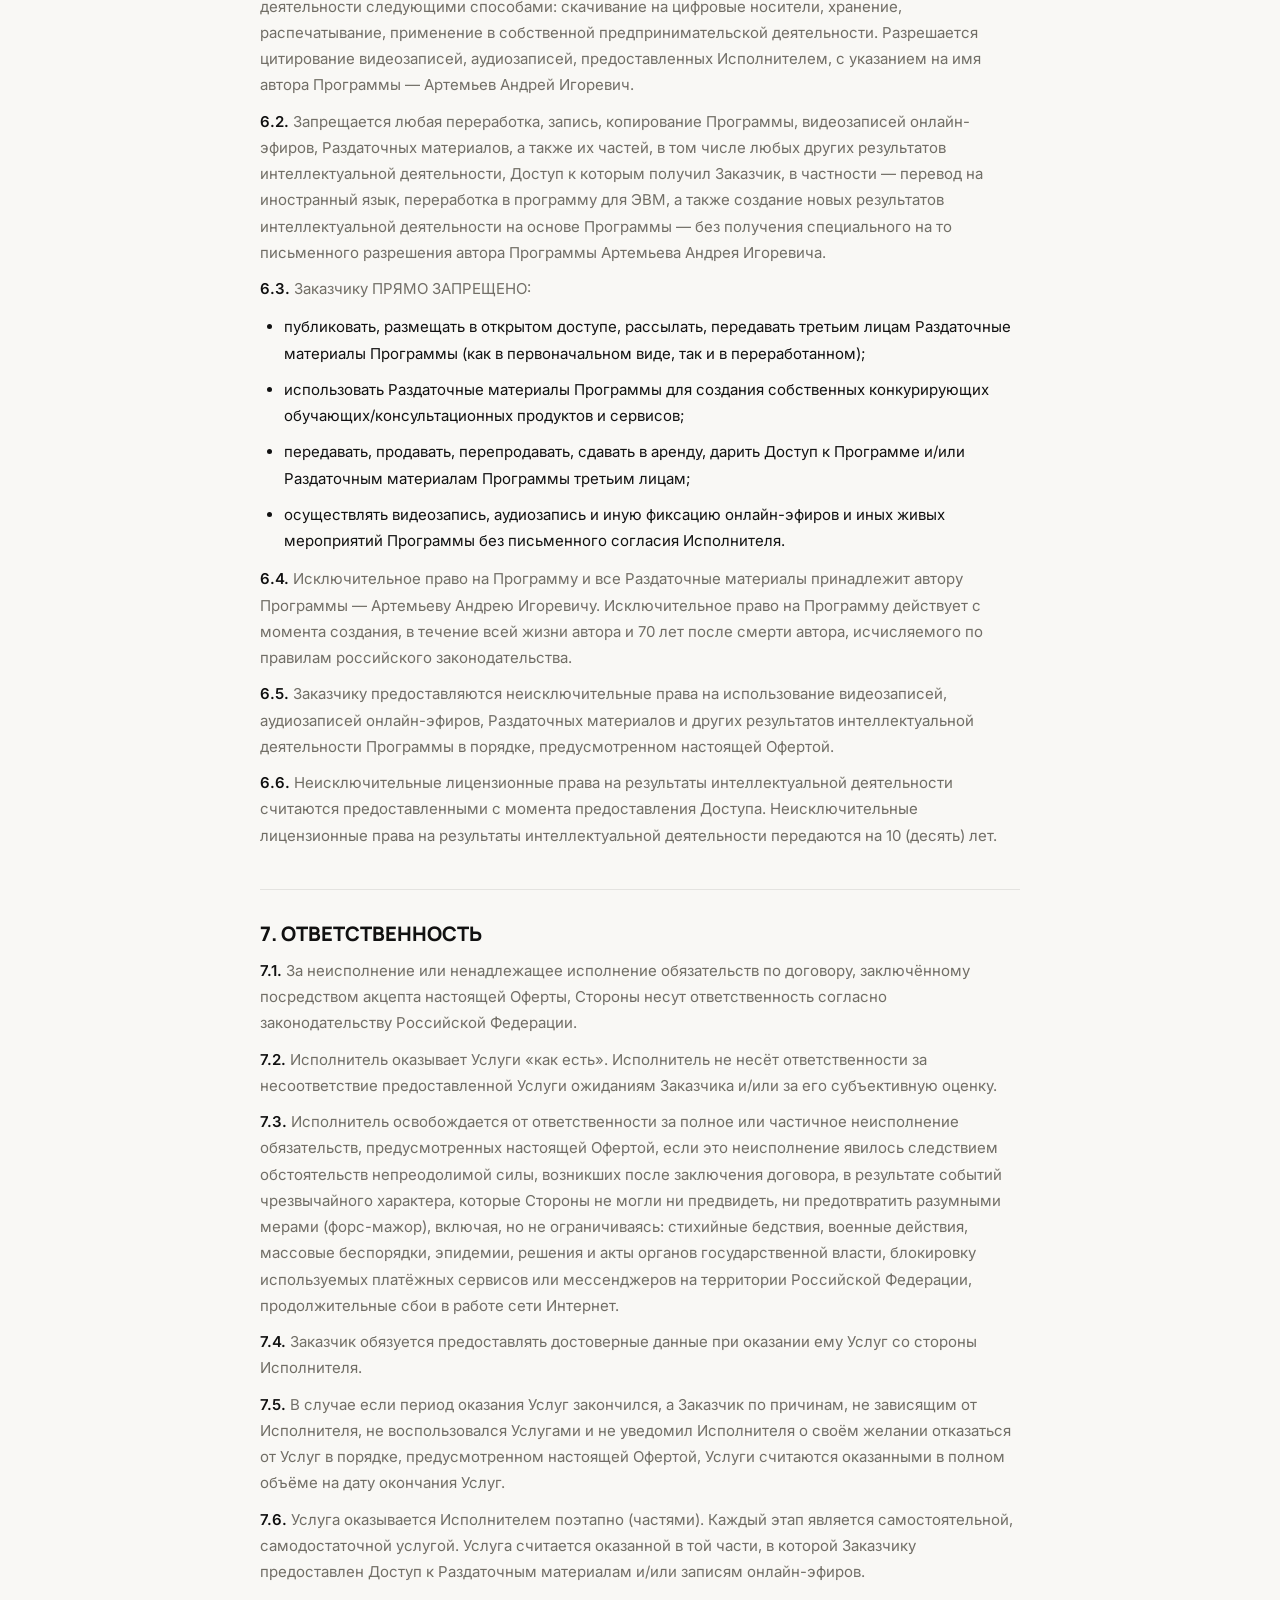
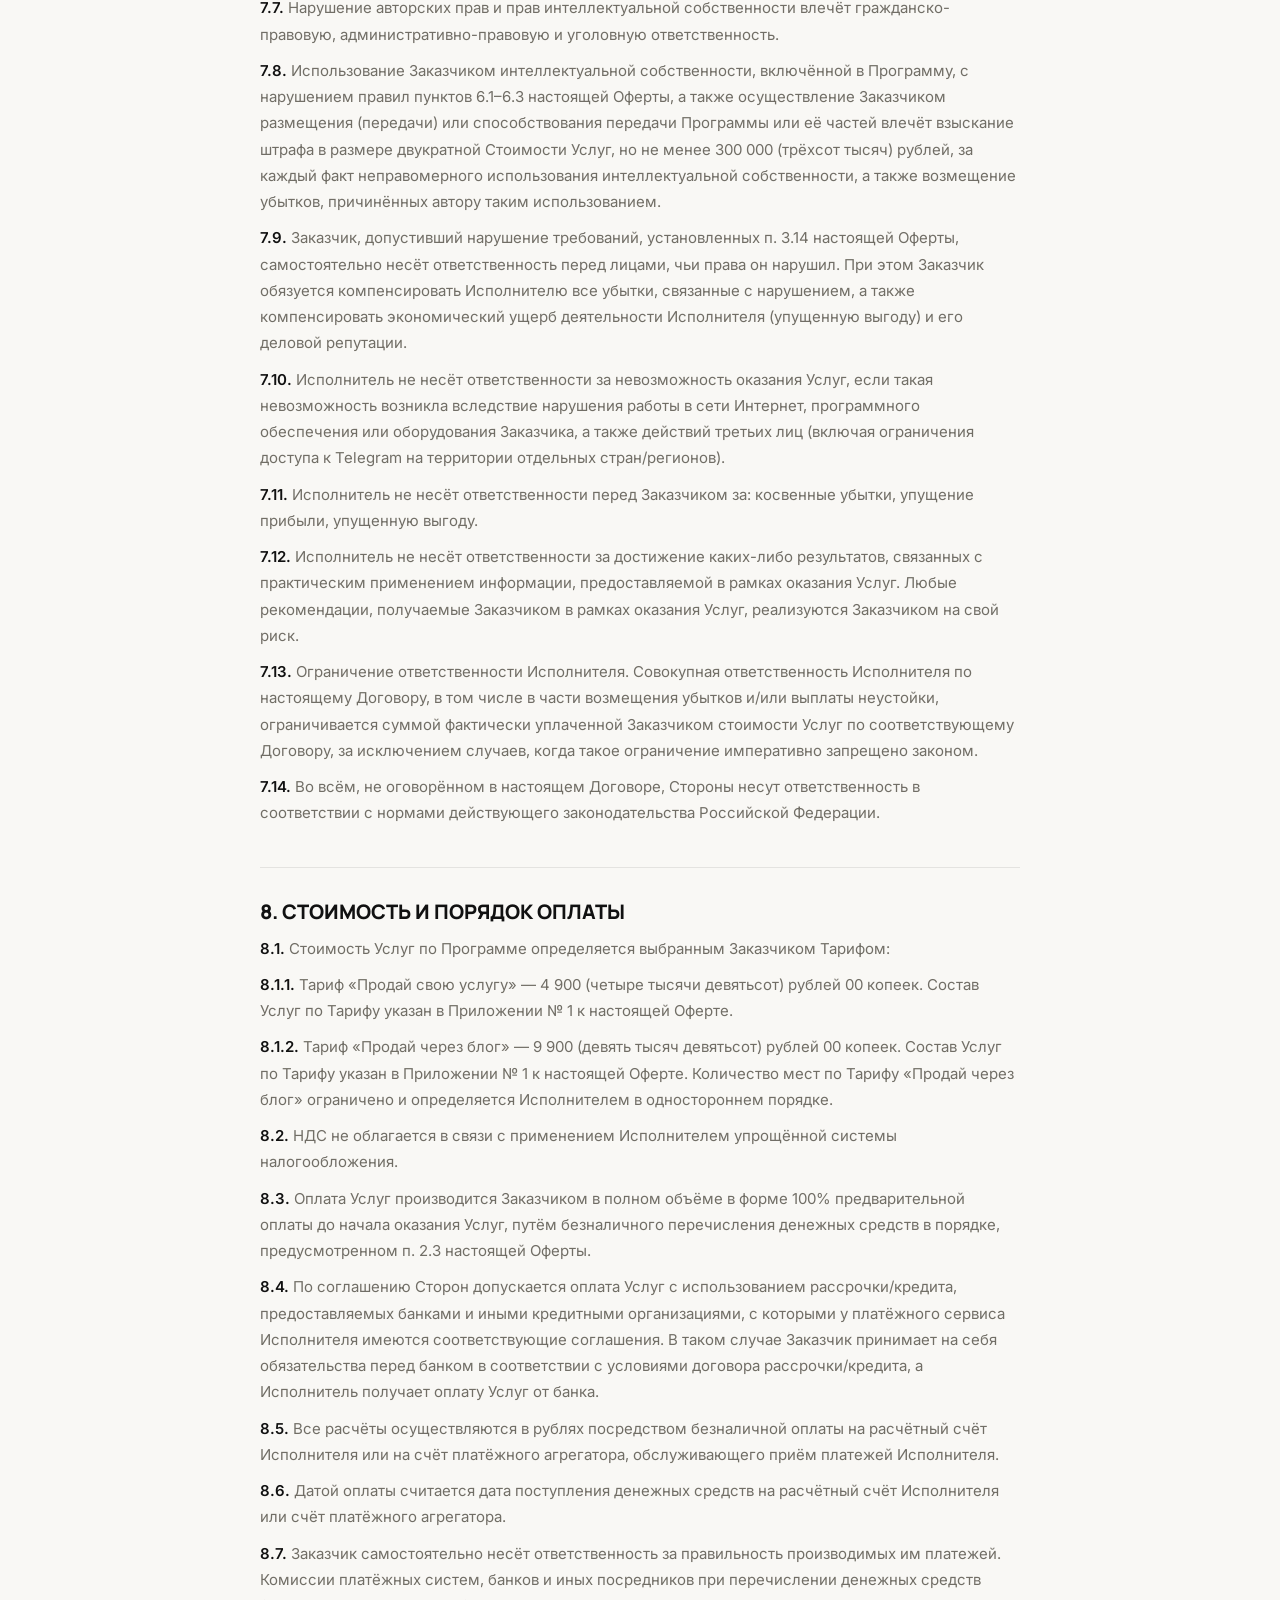
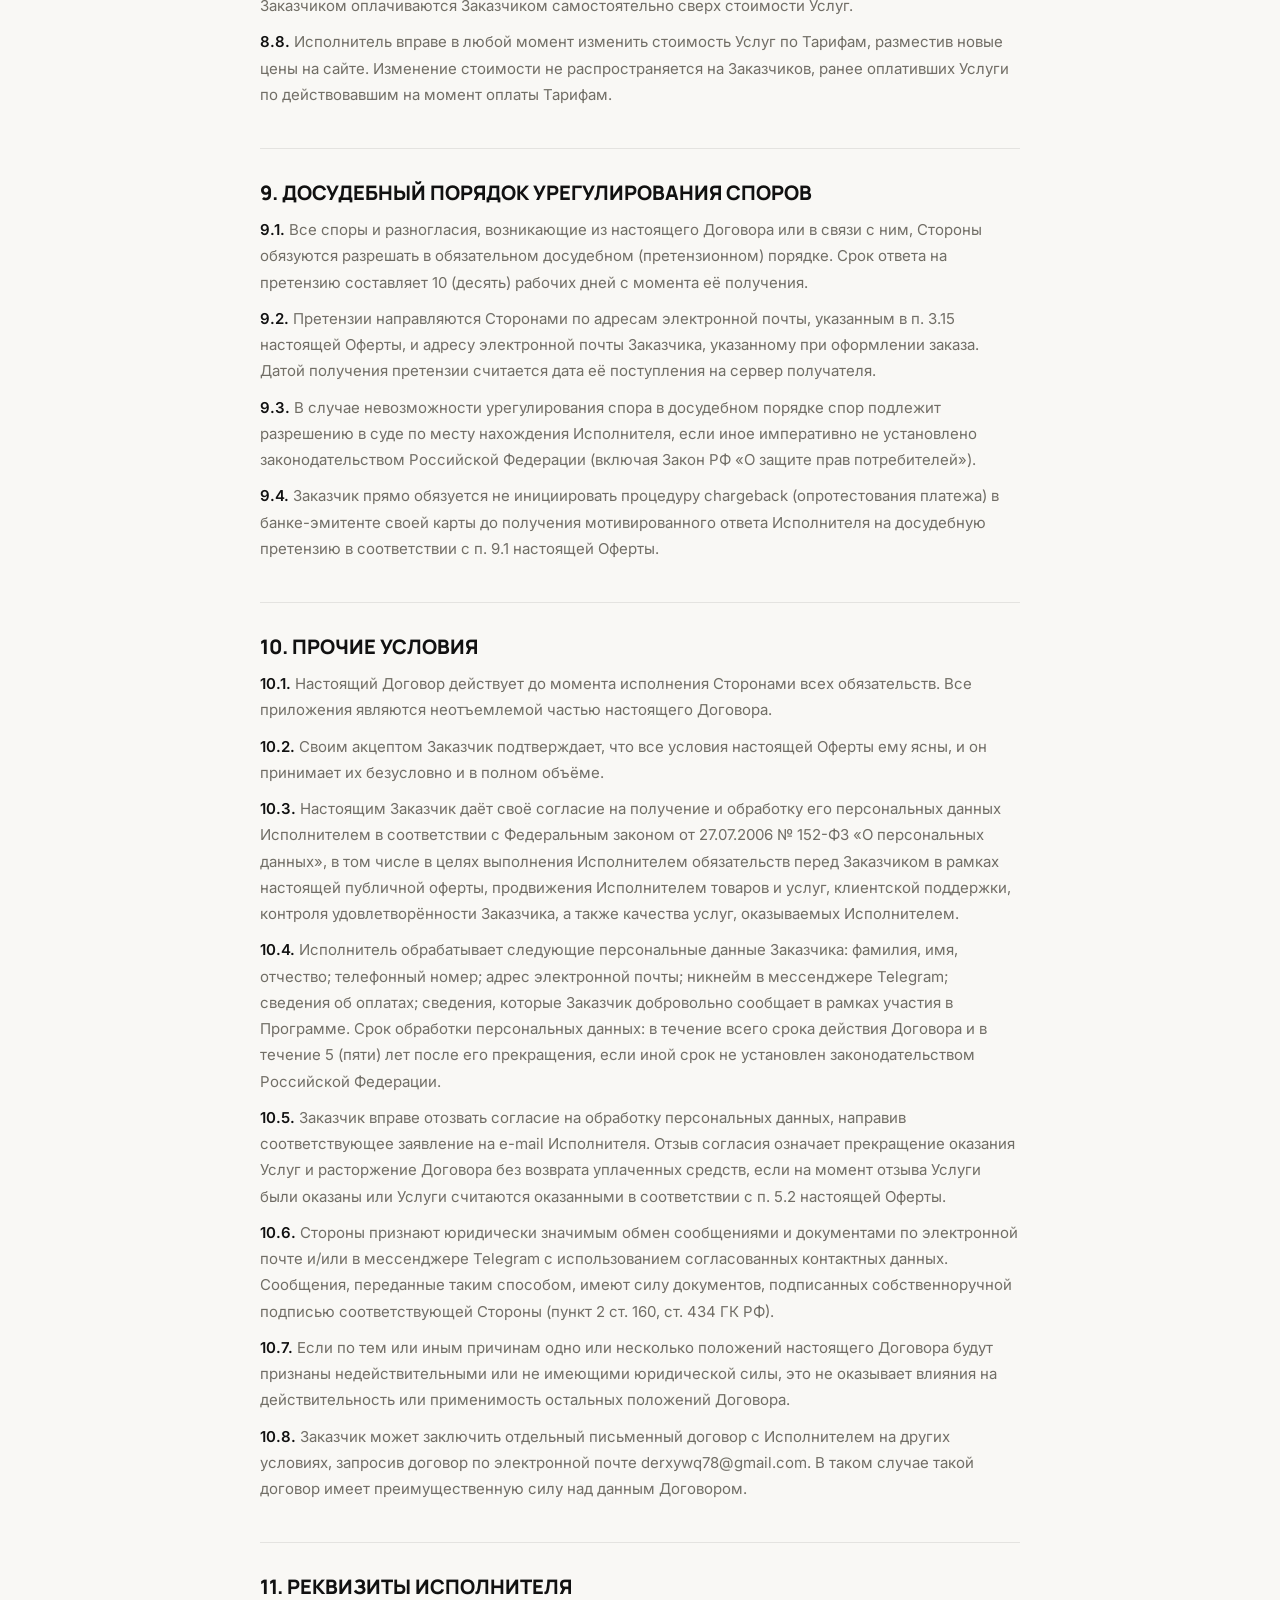
<file: offer.html>
<!DOCTYPE html>
<html lang="ru">
<head>
  <meta charset="UTF-8">
  <meta name="viewport" content="width=device-width, initial-scale=1.0">
  <title>Публичная оферта — ВЛИЯНИЕ</title>
  <meta name="description" content="Публичная оферта об оказании информационно-консультационных услуг по программе «ВЛИЯНИЕ». ИП Артемьев Андрей Игоревич.">
  <link rel="preconnect" href="https://fonts.googleapis.com">
  <link rel="preconnect" href="https://fonts.gstatic.com" crossorigin>
  <link href="https://fonts.googleapis.com/css2?family=Manrope:wght@700;800&family=Inter:wght@400;500;600&display=swap" rel="stylesheet">
  <link rel="stylesheet" href="style.css">
  <style>
    .offer-nav {
      position: sticky;
      top: 0;
      z-index: 100;
      background: var(--bg);
      border-bottom: 1px solid var(--border);
      padding-block: 14px;
    }
    .offer-nav__inner {
      display: flex;
      align-items: center;
      justify-content: space-between;
      gap: 20px;
      max-width: var(--max);
      margin-inline: auto;
      padding-left:  max(20px, env(safe-area-inset-left,  0px));
      padding-right: max(20px, env(safe-area-inset-right, 0px));
    }
    .offer-nav__logo {
      font-family: var(--font-dis);
      font-weight: 800;
      font-size: 18px;
      color: var(--fg);
      text-decoration: none;
    }
    .offer-nav__logo span { color: var(--accent); }
    .offer-nav__back {
      font-size: 14px;
      color: var(--fg-muted);
      text-decoration: none;
      display: flex;
      align-items: center;
      gap: 6px;
      transition: color .2s;
    }
    .offer-nav__back:hover { color: var(--fg); }
  </style>
</head>
<body>

<nav class="offer-nav">
  <div class="offer-nav__inner">
    <a href="/" class="offer-nav__logo">ВЛИ<span>Я</span>НИЕ</a>
    <a href="index.html" class="offer-nav__back">← На главную</a>
  </div>
</nav>

<div class="wrap">
  <div class="offer-page">

    <h1>Публичная оферта</h1>
    <p class="offer-sub">об оказании информационно-консультационных услуг по программе «ВЛИЯНИЕ»<br>г. Москва, «05» ноября 2026 г.</p>

    <p>Индивидуальный предприниматель Артемьев Андрей Игоревич (ОГРНИП: 326774600816820), именуемый в дальнейшем «Исполнитель», настоящим предлагает заключить договор на получение платных информационно-консультационных онлайн-услуг по авторской программе «ВЛИЯНИЕ» (автор Артемьев Андрей Игоревич) с любым совершеннолетним и дееспособным физическим лицом, достигшим возраста 18 лет, а также индивидуальным предпринимателем или организацией посредством совершения акцепта настоящей оферты, путём оказания данным лицам услуг по освоению навыков продаж, ведения переговоров, монетизации профессиональных компетенций и подготовки запусков цифровых продуктов.</p>

    <p>В соответствии с пунктом 2 статьи 437 Гражданского Кодекса Российской Федерации (ГК РФ) в случае принятия изложенных ниже условий и совершения акцепта, лицо, производящее акцепт настоящей оферты, становится Заказчиком (в соответствии с пунктом 3 статьи 438 ГК РФ акцепт оферты равносилен заключению договора на условиях, изложенных в оферте). Поэтому внимательно прочитайте текст данной оферты и, если вы не согласны с каким-либо пунктом настоящей оферты, Исполнитель предлагает вам отказаться от совершения каких-либо действий, необходимых для акцепта.</p>

    <p>Акцептом настоящей оферты является осуществление Заказчиком полной или частичной оплаты в соответствии с условиями настоящей оферты. С момента поступления денежных средств в счёт оплаты оказываемых услуг на расчётный счёт Исполнителя договор считается заключённым между Заказчиком и Исполнителем.</p>

    <p>Совершая акцепт, Заказчик подтверждает, что в полном объёме ознакомлен и согласен с условиями настоящей оферты.</p>

    <p>Исполнитель вправе в любое время вносить изменения и дополнения в настоящую Оферту, а также в иные документы, размещённые в сети Интернет в связи с оказанием Услуг, без уведомления и информирования Заказчика. Заказчик самостоятельно отслеживает актуальность содержания условий настоящей оферты. Действующая редакция оферты вступает в силу с момента опубликования на сайте. Изменения, вносимые в оферту, не имеют обратной силы.</p>

    <h2>1. ТЕРМИНЫ И ОПРЕДЕЛЕНИЯ</h2>

    <p><strong>1.1.</strong> «Оферта» — публичное предложение любому физическому или юридическому лицу, а также индивидуальному предпринимателю заключить договор на получение платных информационно-консультационных онлайн-услуг по Программе «ВЛИЯНИЕ» (автор Артемьев Андрей Игоревич, все права защищены) на условиях, изложенных ниже. Оферта включает настоящий текст и приложения к нему.</p>

    <p><strong>1.2.</strong> «Акцепт» — полное и безоговорочное принятие условий настоящей Оферты путём осуществления Заказчиком полной или частичной оплаты в соответствии с условиями настоящей Оферты. С момента поступления денежных средств в счёт оплаты оказываемых услуг на расчётный счёт Исполнителя договор считается заключённым между Заказчиком и Исполнителем.</p>

    <p><strong>1.3.</strong> «Услуги» — платные информационно-консультационные онлайн-услуги по авторской Программе «ВЛИЯНИЕ» (автор Артемьев Андрей Игоревич, все права защищены). Услуги направлены на удовлетворение потребностей Заказчика в получении информации, Раздаточных материалов, консультаций об инструментах и методах продаж, ведения переговоров, монетизации экспертности и подготовки запусков цифровых продуктов.</p>

    <p><strong>1.4.</strong> «Программа «ВЛИЯНИЕ»» / «Программа» — организованный Исполнителем процесс оказания Услуг по настоящему договору, который заключается в предоставлении Заказчику Доступа к Раздаточным материалам (видеоурокам, аудиозаписям, материалам базы знаний, шаблонам, чек-листам), в проведении Исполнителем живых онлайн-эфиров (групповых консультаций), а также в обеспечении возможности участия Заказчика в закрытом групповом чате участников Программы в течение Периода оказания Услуг. Программа реализуется в нескольких Тарифах, состав которых определён в Приложении № 1 к настоящей Оферте.</p>

    <p><strong>1.5.</strong> «Раздаточные материалы» — разработанные автором Программы результаты интеллектуальной деятельности: видеозаписи уроков и эфиров, аудиозаписи, чек-листы, конспекты, таблицы, блок-схемы, шаблоны, скрипты, презентации и другие материалы, авторские права и исключительное право на которые принадлежат автору Программы Артемьеву Андрею Игоревичу.</p>

    <p><strong>1.6.</strong> «Результаты интеллектуальной деятельности» — охраняемые законом произведения: аудиовизуальные произведения (видеозаписи, видеотрансляции, прямые эфиры), аудиозаписи, чек-листы, инструкции, таблицы, блок-схемы, шаблоны, скрипты, презентации и другие материалы, дизайн презентаций, тексты, видео и фотографии Исполнителя, а также другие охраняемые законом результаты интеллектуальной деятельности и средства индивидуализации.</p>

    <p><strong>1.7.</strong> «Автор» — автор Программы «ВЛИЯНИЕ» Артемьев Андрей Игоревич, а также иные авторы результатов интеллектуальной деятельности, предоставившие права на свои результаты интеллектуальной деятельности Исполнителю.</p>

    <p><strong>1.8.</strong> «Стоимость (цена договора)» — стоимость Услуг по выбранному Заказчиком Тарифу Программы, включающая в себя: стоимость лицензионных прав на результаты интеллектуальной деятельности (Раздаточные материалы, доступ к видеоматериалам/видеозаписям/аудиозаписям), стоимость участия в живых онлайн-эфирах, стоимость участия в закрытом групповом чате Программы.</p>

    <p><strong>1.9.</strong> «Тариф» — вариант комплектации Услуг по Программе, определяющий объём оказываемых Услуг и их стоимость. Перечень и состав Тарифов указан в Приложении № 1 к настоящей Оферте.</p>

    <p><strong>1.10.</strong> «Электронная корреспонденция» — электронные сообщения, документы, копии документов или иных материальных носителей, содержащих информацию, а также любая другая информация, передаваемая посредством электронных средств связи.</p>

    <p><strong>1.11.</strong> «Время Исполнителя» — московское время.</p>

    <p><strong>1.12.</strong> «Telegram» — кроссплатформенная система мгновенного обмена сообщениями (мессенджер) с функциями обмена текстовыми, голосовыми и видеосообщениями, стикерами, фотографиями и файлами многих форматов, а также с функциями совершения аудио- и видеозвонков, организацией многопользовательских каналов и групп.</p>

    <p><strong>1.13.</strong> «Доступ» — предоставление Исполнителем Заказчику неисключительного права пользования Раздаточными материалами и другими результатами интеллектуальной деятельности Исполнителя в рамках Программы, которое осуществляется путём добавления Заказчика в закрытый Telegram-канал/чат Программы, и/или направления Заказчику ссылки-приглашения, и/или публикации Исполнителем Раздаточных материалов в рамках Программы посредством Telegram.</p>

    <p><strong>1.14.</strong> Иные термины, определения и словосочетания, используемые в настоящей Оферте, имеют значение и подлежат толкованию в соответствии с положениями настоящей Оферты, сложившейся практикой использования данных терминов, а также в соответствии с действующим законодательством Российской Федерации.</p>

    <h2>2. ОБЩИЕ ПОЛОЖЕНИЯ</h2>

    <p><strong>2.1.</strong> В соответствии с настоящей Офертой Исполнитель обязуется надлежащим образом оказать Заказчику за плату Услуги в соответствии с Программой «ВЛИЯНИЕ», а Заказчик обязуется данные Услуги принять и своевременно оплатить. Содержание Программы указано в Приложении № 1, которое является неотъемлемой частью настоящей Оферты.</p>

    <p><strong>2.2.</strong> Услуги по настоящему Договору носят исключительно информационно-консультационный характер. Исполнитель не предоставляет образовательные услуги в значении Федерального закона от 29.12.2012 № 273-ФЗ «Об образовании в Российской Федерации», по итогам оказания Услуг документы об образовании и/или квалификации не выдаются.</p>

    <p><strong>2.3.</strong> Оплата Заказчиком за Услуги возможна следующими способами:</p>
    <p><strong>2.3.1.</strong> внесение стоимости посредством оплаты на сайте;</p>
    <p><strong>2.3.2.</strong> посредством выставления счёта Заказчику (если Заказчиком выступает юридическое лицо или индивидуальный предприниматель) и его оплаты;</p>
    <p><strong>2.3.3.</strong> безналичным переводом на расчётный счёт Исполнителя посредством получения Заказчиком ссылки на оплату на электронную почту Заказчика или в мессенджер по телефонному номеру/никнейму Заказчика;</p>
    <p><strong>2.3.4.</strong> банком-партнёром или иным банком или кредитной организацией на основании договора, заключённого между банком-партнёром и Заказчиком (рассрочка/кредит).</p>

    <p><strong>2.4.</strong> Предоставлением адреса электронной почты, контактного номера телефона, никнейма в мессенджере Заказчик подтверждает своё согласие на обмен Электронной корреспонденцией через открытые каналы связи (Интернет, мессенджеры, иные). Электронная переписка приравнивается сторонами к письменной.</p>

    <p><strong>2.5.</strong> Совершая Акцепт, Заказчик подтверждает, что получил всю необходимую информацию об Услугах и Программе Исполнителя, а также согласен с тем, что Исполнитель не несёт ответственности за недостижение или неполучение Заказчиком экономического или финансового результата, который Заказчик рассчитывает получить с помощью Услуг Исполнителя. Любые упоминаемые Исполнителем результаты собственной деятельности и/или деятельности третьих лиц (учеников, клиентов и т. п.) приводятся исключительно в информационных целях и не являются обещанием, заверением или гарантией достижения аналогичных результатов Заказчиком.</p>

    <p><strong>2.6.</strong> Исполнитель не несёт ответственности за несоответствие предоставленной Услуги ожиданиям Заказчика и/или за его субъективную оценку. Такое несоответствие ожиданиям и/или отрицательная субъективная оценка не являются основаниями считать Услуги оказанными некачественно или не в согласованном объёме. Также не являются такими основаниями мнения третьих лиц (в том числе сотрудников государственных органов), отличные от мнения Исполнителя (его сотрудников и/или партнёров).</p>

    <h2>3. ПОРЯДОК И ПРОЦЕСС ОКАЗАНИЯ УСЛУГ</h2>

    <p><strong>3.1.</strong> Конкретные Услуги, состав Тарифов и содержание Программы определяются в Приложении № 1 к настоящей Оферте, являющимся её неотъемлемой частью.</p>

    <p><strong>3.2.</strong> Сроки оказания Услуг:</p>
    <p>— Тариф «Продай свою услугу»: с 23 ноября 2026 г. по 06 декабря 2026 г. включительно (далее — «Период оказания Услуг»). Продолжительность оказания Услуг — 14 (четырнадцать) календарных дней.</p>
    <p>— Тариф «Продай через блог»: с 23 ноября 2026 г. по 06 декабря 2026 г. включительно (далее — «Период оказания Услуг»). Продолжительность оказания Услуг — 14 (четырнадцать) календарных дней.</p>

    <p><strong>3.3.</strong> Оказание Услуг и предоставление Доступа Заказчику осуществляется Исполнителем посредством Telegram, а также с использованием иных сервисов и платформ по выбору Исполнителя (включая, но не ограничиваясь: ZOOM, Telegram).</p>

    <p><strong>3.4.</strong> После поступления оплаты от Заказчика в порядке раздела 8 настоящей Оферты Исполнитель в течение 3 (трёх) рабочих дней добавляет Заказчика в закрытый групповой чат Telegram под названием «ВЛИЯНИЕ | Чат участников» соответствующего Тарифа, а также в закрытый канал Telegram под названием «ВЛИЯНИЕ | База знаний», создателем и администратором которых является Исполнитель. В дальнейшем всю информацию, в том числе даты проведения и время онлайн-эфиров, Раздаточные и другие материалы в рамках Программы, ссылки на проведение онлайн-эфиров, Заказчик получает в указанных групповом чате и/или канале Telegram.</p>

    <p><strong>3.5.</strong> Онлайн-эфиры в рамках оказания Услуг по Программе Исполнитель осуществляет с использованием дистанционных технологий (Telegram-трансляции, ZOOM или аналогичные сервисы) по выбору Исполнителя.</p>

    <p><strong>3.6.</strong> Заказчик самостоятельно и своими силами обеспечивает себя всеми необходимыми техническими и аппаратными средствами для доступа в Telegram, ZOOM и иные используемые сервисы. На дату начала оказания Услуг, указанную в п. 3.2 настоящего раздела, Заказчик обязан проверить работоспособность доступа в указанные сервисы и ознакомиться с их функциональными возможностями.</p>

    <p><strong>3.7.</strong> Проведение онлайн-эфиров осуществляется Исполнителем по московскому времени.</p>

    <p><strong>3.8.</strong> Заказчик самостоятельно выбирает даты и время, когда он может ознакомиться и воспользоваться Раздаточными материалами после получения к ним Доступа в Telegram.</p>

    <p><strong>3.9.</strong> Заказчик согласен с тем, что дата и время онлайн-эфиров может быть изменено Исполнителем в случае производственной необходимости и/или временных технических неполадок. Любые изменения публикуются и доносятся до Заказчика посредством группового чата и/или канала в Telegram, в связи с чем Заказчик обязан самостоятельно отслеживать актуальную информацию, публикуемую Исполнителем.</p>

    <p><strong>3.10.</strong> Общение Заказчика с другими участниками Программы в ходе оказания Услуг организовано Исполнителем в общем групповом чате в Telegram. Администратором чата является Исполнитель или назначенный им куратор.</p>

    <p><strong>3.11.</strong> Правила чата:</p>
    <p><strong>3.11.1.</strong> участники чата используют функцию «ответить», когда отвечают на конкретное сообщение;</p>
    <p><strong>3.11.2.</strong> участники чата указывают username (никнейм) другого участника или куратора, Исполнителя (через @) когда обращаются к определённому участнику чата;</p>
    <p><strong>3.11.3.</strong> участники чата общаются между собой корректно и вежливо;</p>
    <p><strong>3.11.4.</strong> недопустимо размещение: спама (gif-файлов, поздравительных открыток, рекламы сторонних платных услуг, информации, не относящейся к Программе);</p>
    <p><strong>3.11.5.</strong> недопустимы грубые высказывания в адрес любого участника чата, Исполнителя и его представителей;</p>
    <p><strong>3.11.6.</strong> запрещено удалять сообщения и какую-либо электронную корреспонденцию с Исполнителем и другими участниками чата;</p>
    <p><strong>3.11.7.</strong> за нарушение п.п. 3.11.3–3.11.5 администратор чата может заблокировать данного участника чата (ограничить его права на размещение сообщений) на 3 календарных дня без удаления из общего чата.</p>

    <p><strong>3.12.</strong> Разбор вопросов по Раздаточным материалам, а также по другим вопросам, возникающим у Заказчика в рамках Программы, осуществляется Исполнителем в рамках онлайн-эфиров и/или в общем групповом чате при поступлении таких вопросов от Заказчика.</p>

    <p><strong>3.13.</strong> Тексты, изображения или иные материалы, размещаемые Заказчиком в общем чате Telegram и/или в личных сообщениях с Исполнителем в Telegram в процессе получения Услуг, могут являться результатами его интеллектуальной деятельности. Загружая тексты, материалы, изображения, видеоотзывы на Услуги/Программу Исполнителя, Заказчик даёт своё согласие на безвозмездной основе на использование их Исполнителем в ходе оказания Услуг, а также в коммерческих, рекламных и иных целях.</p>

    <p><strong>3.14.</strong> Не допускается размещение Заказчиком в общем чате Telegram и/или в личных сообщениях с Исполнителем чужих результатов интеллектуальной деятельности и средств индивидуализации, т.е. созданных не Заказчиком (в т.ч. позаимствованных из открытых источников).</p>

    <p><strong>3.15.</strong> Электронный адрес для связи с Исполнителем: derxywq78@gmail.com, телефон: +7 985 865 15 52, ссылка в Telegram: https://t.me/andrewsmm1.</p>

    <p><strong>3.16.</strong> Заказчик даёт своё согласие на видеозаписи/видеотрансляции Исполнителем онлайн-эфиров с участием Заказчика, его изображения и голоса, которые в дальнейшем публикуются Исполнителем в том числе, но не ограничиваясь, в общем групповом чате и/или канале Telegram, указанных в п. 3.4 настоящего раздела.</p>

    <p><strong>3.17.</strong> Независимо от своего присутствия в ходе онлайн-эфира Заказчик получает запись проведённого Исполнителем онлайн-эфира посредством предоставления к ней Доступа в общем групповом чате и/или канале Telegram.</p>

    <p><strong>3.18.</strong> Срок доступа к Раздаточным материалам. Доступ к Раздаточным материалам Программы (записи уроков, эфиров, материалы базы знаний) предоставляется Заказчику на срок, определяемый выбранным Тарифом: по Тарифу «Продай свою услугу» — не менее 2 (двух) месяцев с даты начала Периода оказания Услуг; по Тарифу «Продай через блог» — бессрочно (без ограничения срока). По истечении установленного срока доступа (для Тарифа «Продай свою услугу») Исполнитель вправе ограничить или прекратить доступ Заказчика к Раздаточным материалам без выплаты какой-либо компенсации.</p>

    <p><strong>3.19.</strong> Акт об оказании услуг в виде отдельного документа Сторонами не составляется, если иное не запрошено Заказчиком, являющимся юридическим лицом или индивидуальным предпринимателем. По письменному запросу таких Заказчиков Исполнитель направляет соответствующие закрывающие документы (акт, чек) в электронном виде на e-mail Заказчика.</p>

    <p><strong>3.20.</strong> При неполучении Исполнителем от Заказчика обоснованных возражений и отказа в принятии Услуг в течение 5 (пяти) календарных дней после окончания оказания Услуг все Услуги по настоящему Договору считаются оказанными в полном объёме, в срок и надлежащим образом.</p>

    <h2>4. ПРАВА И ОБЯЗАННОСТИ СТОРОН</h2>

    <h3>4.1. Исполнитель вправе:</h3>

    <p><strong>4.1.1.</strong> Самостоятельно оказывать Услуги, а также привлекать третьих лиц (кураторов) без согласования с Заказчиком, самостоятельно устанавливать форму, дату, время и периодичность проведения онлайн-эфиров, предоставления Доступа.</p>

    <p><strong>4.1.2.</strong> Предлагать Заказчику дополнительные услуги за отдельную плату, не входящие в предмет настоящего Договора.</p>

    <p><strong>4.1.3.</strong> За нарушение Заказчиком положений п. 3.11 (правила чата) настоящей Оферты Исполнитель может заблокировать Заказчика (ограничить его права на размещение сообщений) на 3 календарных дня без удаления из общего чата. При повторном нарушении Исполнитель вправе исключить Заказчика из чата.</p>

    <p><strong>4.1.4.</strong> Вносить несущественные изменения в Программу, не меняя её наполненности на меньший объём, чем он предусматривался при Акцепте Заказчиком настоящей Оферты.</p>

    <p><strong>4.1.5.</strong> Переносить сроки проведения онлайн-эфиров, предоставления Доступа и/или публикации какой-либо иной информации в рамках Программы без предварительного согласования с Заказчиком при условии своевременного уведомления Заказчика о таком переносе. Надлежащим уведомлением Заказчика о каких-либо изменениях и/или переносах сроков считается публикация Исполнителем сообщения об указанном в групповом чате в Telegram.</p>

    <p><strong>4.1.6.</strong> Самостоятельно определять формы и методы оказания Услуг с учётом действующего законодательства Российской Федерации, а также конкретных условий настоящей Оферты.</p>

    <p><strong>4.1.7.</strong> Требовать от Заказчика своевременной и полной оплаты стоимости Услуг в соответствии с условиями настоящей Оферты. Оказывать Услуги только после внесения Заказчиком оплаты и акцепта настоящей Оферты.</p>

    <p><strong>4.1.8.</strong> Получать от Заказчика любую информацию, необходимую для исполнения своих обязательств по Оферте. В случае непредставления либо неполного или неверного представления Заказчиком информации Исполнитель вправе приостановить исполнение своих обязательств до представления необходимой информации в полном объёме.</p>

    <p><strong>4.1.9.</strong> Приостановить исполнение своих обязательств по настоящей Оферте в случае осуществления Заказчиком каких-либо действий, создающих препятствия Исполнителю для оказания Услуг.</p>

    <p><strong>4.1.10.</strong> Использовать все результаты интеллектуальной деятельности Заказчика, возникшие в результате действий Заказчика или при его участии в процессе оказания Услуг, в коммерческих и рекламных целях.</p>

    <p><strong>4.1.11.</strong> Осуществлять записи телефонных разговоров, онлайн-эфиров с Заказчиком. При этом Исполнитель обязуется предотвращать попытки несанкционированного доступа к информации, полученной в ходе телефонных переговоров, онлайн-эфиров, и/или передачу её третьим лицам, не имеющим непосредственного отношения к исполнению Договора, в соответствии с п. 4 ст. 16 Федерального закона «Об информации, информационных технологиях и о защите информации».</p>

    <p><strong>4.1.12.</strong> В случае технической необходимости в рамках оказания Услуг использовать какие-либо иные мобильные приложения и/или программные обеспечения, не предусмотренные настоящей Офертой и Программой, объяснив при этом Заказчику способ их установки и использования.</p>

    <p><strong>4.1.13.</strong> Исполнитель вправе в одностороннем порядке отказаться от исполнения настоящего Договора с удержанием полной стоимости Услуг (без возврата уплаченных средств) в случаях: систематического (более двух раз) нарушения Заказчиком правил чата (п. 3.11); публикации Заказчиком (в открытых источниках, мессенджерах, социальных сетях) Раздаточных материалов Программы полностью или в существенной части; передачи Заказчиком своих учётных данных, ссылок-приглашений или иного доступа к Программе третьим лицам; совершения Заказчиком процедуры chargeback (опротестования платежа в банке-эмитенте) без предварительного письменного обращения к Исполнителю в порядке раздела 9 настоящей Оферты; совершения Заказчиком иных действий, которые Исполнитель добросовестно расценивает как направленные на причинение вреда Исполнителю, иным участникам Программы или Программе в целом.</p>

    <h3>4.2. Исполнитель обязан:</h3>

    <p><strong>4.2.1.</strong> Оказать Заказчику надлежащим образом и в полном объёме Услуги в рамках Программы в порядке и в соответствии с условиями настоящей Оферты.</p>

    <p><strong>4.2.2.</strong> Предоставлять Заказчику всю необходимую информацию в процессе оказания Услуг.</p>

    <h3>4.3. Заказчик вправе:</h3>

    <p><strong>4.3.1.</strong> Своевременно получать всю необходимую информацию от Исполнителя по вопросам организации и обеспечения надлежащего предоставления Услуг по Программе.</p>

    <p><strong>4.3.2.</strong> Обращаться к Исполнителю за разъяснениями и ответами на возникающие вопросы в ходе оказываемых Исполнителем Услуг в рамках Программы.</p>

    <h3>4.4. Заказчик обязан:</h3>

    <p><strong>4.4.1.</strong> Своевременно вносить плату за предоставляемые Исполнителем Услуги в размере и порядке, определёнными настоящей Офертой.</p>

    <p><strong>4.4.2.</strong> Самостоятельно обеспечить необходимые технические возможности для своего участия в онлайн-эфирах в процессе оказываемых Исполнителем Услуг (Telegram, ZOOM и иные используемые сервисы).</p>

    <p><strong>4.4.3.</strong> Соблюдать правила чата, изложенные в п. 3.11 настоящей Оферты.</p>

    <p><strong>4.4.4.</strong> Немедленно сообщать Исполнителю о любых обстоятельствах, которые могут повлиять на качество и/или объём оказываемых Исполнителем Услуг.</p>

    <p><strong>4.4.5.</strong> Не препятствовать Исполнителю в процессе оказания им Услуг.</p>

    <p><strong>4.4.6.</strong> Не покидать чат Telegram, предусмотренный п. 3.4 настоящей Оферты, без предварительного уведомления об этом Исполнителя или куратора посредством направления электронного сообщения на электронную почту, указанную в п. 3.15 настоящей Оферты.</p>

    <p><strong>4.4.7.</strong> Самостоятельно определять подходящее время для ознакомления со всеми Раздаточными и другими материалами, результатами интеллектуальной деятельности Исполнителя в рамках Программы, с момента получения Заказчиком к ним Доступа.</p>

    <p><strong>4.4.8.</strong> Информировать Исполнителя о любых случаях проявления к Заказчику неуважения, грубости и другого непристойного поведения со стороны других участников чата Telegram.</p>

    <p><strong>4.4.9.</strong> Не распространять и не размещать Раздаточные материалы и другие результаты интеллектуальной деятельности Исполнителя на каких-либо площадках/ресурсах в сети Интернет, не допускать к ним третьих лиц.</p>

    <p><strong>4.4.10.</strong> В случае изменения телефонного номера, аккаунта (профиля) в Telegram, адреса электронной почты и других контактных данных, посредством которых Исполнитель мог направлять Заказчику Электронную корреспонденцию в процессе оказания Услуг, незамедлительно в течение 1 (одного) рабочего дня уведомить Исполнителя о таких изменениях.</p>

    <p><strong>4.4.11.</strong> Строго соблюдать условия настоящей Оферты, а также обеспечивать конфиденциальность информации, ставшей ему известной при оказываемых Исполнителем Услугах, в процессе общения с другими участниками чата в Telegram.</p>

    <p><strong>4.4.12.</strong> Воздерживаться от копирования в любой форме, от изменения, дополнения, распространения Раздаточных материалов, результатов интеллектуальной деятельности Исполнителя и других участников, а также от создания на их основе производных объектов без предварительного письменного разрешения Исполнителя и других участников чата Telegram.</p>

    <h2>5. ОТКАЗ ОТ ДОГОВОРА И ПОРЯДОК ВОЗВРАТА</h2>

    <p><strong>5.1.</strong> Стороны прямо признают и подтверждают, что Услуги по настоящему Договору носят информационно-консультационный характер и относятся к услугам, фактически потреблённым Заказчиком с момента предоставления Доступа к Раздаточным материалам. По общему правилу возврат денежных средств за оказанные и/или принятые Заказчиком Услуги не производится.</p>

    <p><strong>5.2.</strong> Услуга считается оказанной в момент предоставления Доступа. Стороны прямо договорились о том, что предоставление Заказчику Доступа к закрытому Telegram-каналу/чату Программы (направление ссылки-приглашения и/или добавление Заказчика в канал/чат) является существенной частью Услуг и квалифицируется как оказание Услуги в части предоставления доступа к контенту. С момента предоставления такого Доступа соответствующая часть Услуг считается оказанной в полном объёме независимо от того, воспользовался ли Заказчик фактически указанным Доступом, открыл ли он Раздаточные материалы, посещал ли онлайн-эфиры.</p>

    <p><strong>5.3.</strong> Возврат до начала оказания Услуг. В случае направления Заказчиком письменного отказа от Договора до даты начала Периода оказания Услуг и до момента предоставления Доступа к закрытому каналу/чату Программы, Исполнитель возвращает Заказчику уплаченные денежные средства за вычетом фактически понесённых Исполнителем расходов на подготовку к оказанию Услуг (включая, но не ограничиваясь: комиссии платёжных систем, банковские комиссии, расходы на привлечение Заказчика, расходы на подготовку индивидуальных материалов, организационные расходы на формирование группы). Размер фактически понесённых расходов определяется Исполнителем добросовестно и составляет до 50% (пятидесяти процентов) от стоимости оплаченного Тарифа.</p>

    <p><strong>5.4. <u>Возврат после предоставления Доступа не производится.</u></strong> С момента предоставления Заказчику Доступа к закрытому Telegram-каналу/чату Программы и/или к любому из Раздаточных материалов соответствующая часть Услуг считается оказанной (п. 5.2 настоящей Оферты), и возврат уплаченных денежных средств за оказанные Услуги не производится, за исключением случая, предусмотренного пунктом 5.5 настоящей Оферты.</p>

    <p><strong>5.5.</strong> Возврат при невозможности оказания Услуг по вине Исполнителя. Если оказание Услуг стало невозможным исключительно по вине Исполнителя (Исполнитель прекратил Программу до даты её окончания; не предоставил Доступ в течение 14 (четырнадцати) календарных дней с даты оплаты при условии корректно указанных Заказчиком контактных данных), Исполнитель возвращает Заказчику денежные средства пропорционально объёму неоказанных Услуг.</p>

    <p><strong>5.6.</strong> В случае невозможности исполнения, возникшей по вине Заказчика, Услуги подлежат оплате в полном объёме.</p>

    <p><strong>5.7.</strong> Заказчик вправе отказаться от исполнения Договора, заключённого посредством акцепта настоящей Оферты, в любое время при условии оплаты Исполнителю стоимости полученных им Услуг. Услуги считаются полученными в полном объёме, если Заказчику предоставлен Доступ к закрытому каналу/чату Программы и/или Раздаточным материалам в порядке п. 3.4 настоящей Оферты, независимо от фактического открытия и прослушивания их Заказчиком.</p>

    <p><strong>5.8.</strong> Заявление о возврате денежных средств направляется Заказчиком на электронную почту Исполнителя, указанную в п. 3.15 настоящей Оферты, и должно содержать:</p>
    <ul>
      <li>ФИО Заказчика, контактный e-mail и Telegram, использованные при оформлении заказа;</li>
      <li>дату, сумму и способ оплаты, реквизиты платежа (последние 4 цифры карты или иной идентификатор);</li>
      <li>основание возврата со ссылкой на пункт настоящей Оферты и указанием обстоятельств;</li>
      <li>банковские реквизиты для перечисления (счёт открывается на имя Заказчика, перечисление третьим лицам не производится);</li>
      <li>копию документа, удостоверяющего личность Заказчика (для верификации).</li>
    </ul>

    <p><strong>5.9.</strong> Срок рассмотрения заявления о возврате — до 10 (десяти) рабочих дней с даты его получения Исполнителем. По результатам рассмотрения Исполнитель направляет Заказчику мотивированный ответ на тот же e-mail. В случае принятия положительного решения возврат производится в течение 10 (десяти) рабочих дней с даты направления ответа тем же способом, которым Заказчик осуществлял оплату.</p>

    <p><strong>5.10.</strong> Заказчик прямо подтверждает, что осведомлён о ст. 32 Закона РФ от 07.02.1992 № 2300-1 «О защите прав потребителей» и ст. 782 ГК РФ и согласен с условиями возврата, установленными настоящим разделом Оферты.</p>

    <h2>6. ПРАВА НА РЕЗУЛЬТАТЫ ИНТЕЛЛЕКТУАЛЬНОЙ ДЕЯТЕЛЬНОСТИ</h2>

    <p><strong>6.1.</strong> Предоставляемые Заказчику результаты интеллектуальной деятельности в процессе оказываемых Услуг впоследствии могут использоваться Заказчиком исключительно для личной и/или предпринимательской деятельности самого Заказчика. Заказчику разрешается на правах простой (неисключительной) лицензии использовать полученные результаты интеллектуальной деятельности следующими способами: скачивание на цифровые носители, хранение, распечатывание, применение в собственной предпринимательской деятельности. Разрешается цитирование видеозаписей, аудиозаписей, предоставленных Исполнителем, с указанием на имя автора Программы — Артемьев Андрей Игоревич.</p>

    <p><strong>6.2.</strong> Запрещается любая переработка, запись, копирование Программы, видеозаписей онлайн-эфиров, Раздаточных материалов, а также их частей, в том числе любых других результатов интеллектуальной деятельности, Доступ к которым получил Заказчик, в частности — перевод на иностранный язык, переработка в программу для ЭВМ, а также создание новых результатов интеллектуальной деятельности на основе Программы — без получения специального на то письменного разрешения автора Программы Артемьева Андрея Игоревича.</p>

    <p><strong>6.3.</strong> Заказчику ПРЯМО ЗАПРЕЩЕНО:</p>
    <ul>
      <li>публиковать, размещать в открытом доступе, рассылать, передавать третьим лицам Раздаточные материалы Программы (как в первоначальном виде, так и в переработанном);</li>
      <li>использовать Раздаточные материалы Программы для создания собственных конкурирующих обучающих/консультационных продуктов и сервисов;</li>
      <li>передавать, продавать, перепродавать, сдавать в аренду, дарить Доступ к Программе и/или Раздаточным материалам Программы третьим лицам;</li>
      <li>осуществлять видеозапись, аудиозапись и иную фиксацию онлайн-эфиров и иных живых мероприятий Программы без письменного согласия Исполнителя.</li>
    </ul>

    <p><strong>6.4.</strong> Исключительное право на Программу и все Раздаточные материалы принадлежит автору Программы — Артемьеву Андрею Игоревичу. Исключительное право на Программу действует с момента создания, в течение всей жизни автора и 70 лет после смерти автора, исчисляемого по правилам российского законодательства.</p>

    <p><strong>6.5.</strong> Заказчику предоставляются неисключительные права на использование видеозаписей, аудиозаписей онлайн-эфиров, Раздаточных материалов и других результатов интеллектуальной деятельности Программы в порядке, предусмотренном настоящей Офертой.</p>

    <p><strong>6.6.</strong> Неисключительные лицензионные права на результаты интеллектуальной деятельности считаются предоставленными с момента предоставления Доступа. Неисключительные лицензионные права на результаты интеллектуальной деятельности передаются на 10 (десять) лет.</p>

    <h2>7. ОТВЕТСТВЕННОСТЬ</h2>

    <p><strong>7.1.</strong> За неисполнение или ненадлежащее исполнение обязательств по договору, заключённому посредством акцепта настоящей Оферты, Стороны несут ответственность согласно законодательству Российской Федерации.</p>

    <p><strong>7.2.</strong> Исполнитель оказывает Услуги «как есть». Исполнитель не несёт ответственности за несоответствие предоставленной Услуги ожиданиям Заказчика и/или за его субъективную оценку.</p>

    <p><strong>7.3.</strong> Исполнитель освобождается от ответственности за полное или частичное неисполнение обязательств, предусмотренных настоящей Офертой, если это неисполнение явилось следствием обстоятельств непреодолимой силы, возникших после заключения договора, в результате событий чрезвычайного характера, которые Стороны не могли ни предвидеть, ни предотвратить разумными мерами (форс-мажор), включая, но не ограничиваясь: стихийные бедствия, военные действия, массовые беспорядки, эпидемии, решения и акты органов государственной власти, блокировку используемых платёжных сервисов или мессенджеров на территории Российской Федерации, продолжительные сбои в работе сети Интернет.</p>

    <p><strong>7.4.</strong> Заказчик обязуется предоставлять достоверные данные при оказании ему Услуг со стороны Исполнителя.</p>

    <p><strong>7.5.</strong> В случае если период оказания Услуг закончился, а Заказчик по причинам, не зависящим от Исполнителя, не воспользовался Услугами и не уведомил Исполнителя о своём желании отказаться от Услуг в порядке, предусмотренном настоящей Офертой, Услуги считаются оказанными в полном объёме на дату окончания Услуг.</p>

    <p><strong>7.6.</strong> Услуга оказывается Исполнителем поэтапно (частями). Каждый этап является самостоятельной, самодостаточной услугой. Услуга считается оказанной в той части, в которой Заказчику предоставлен Доступ к Раздаточным материалам и/или записям онлайн-эфиров.</p>

    <p><strong>7.7.</strong> Нарушение авторских прав и прав интеллектуальной собственности влечёт гражданско-правовую, административно-правовую и уголовную ответственность.</p>

    <p><strong>7.8.</strong> Использование Заказчиком интеллектуальной собственности, включённой в Программу, с нарушением правил пунктов 6.1–6.3 настоящей Оферты, а также осуществление Заказчиком размещения (передачи) или способствования передачи Программы или её частей влечёт взыскание штрафа в размере двукратной Стоимости Услуг, но не менее 300 000 (трёхсот тысяч) рублей, за каждый факт неправомерного использования интеллектуальной собственности, а также возмещение убытков, причинённых автору таким использованием.</p>

    <p><strong>7.9.</strong> Заказчик, допустивший нарушение требований, установленных п. 3.14 настоящей Оферты, самостоятельно несёт ответственность перед лицами, чьи права он нарушил. При этом Заказчик обязуется компенсировать Исполнителю все убытки, связанные с нарушением, а также компенсировать экономический ущерб деятельности Исполнителя (упущенную выгоду) и его деловой репутации.</p>

    <p><strong>7.10.</strong> Исполнитель не несёт ответственности за невозможность оказания Услуг, если такая невозможность возникла вследствие нарушения работы в сети Интернет, программного обеспечения или оборудования Заказчика, а также действий третьих лиц (включая ограничения доступа к Telegram на территории отдельных стран/регионов).</p>

    <p><strong>7.11.</strong> Исполнитель не несёт ответственности перед Заказчиком за: косвенные убытки, упущение прибыли, упущенную выгоду.</p>

    <p><strong>7.12.</strong> Исполнитель не несёт ответственности за достижение каких-либо результатов, связанных с практическим применением информации, предоставляемой в рамках оказания Услуг. Любые рекомендации, получаемые Заказчиком в рамках оказания Услуг, реализуются Заказчиком на свой риск.</p>

    <p><strong>7.13.</strong> Ограничение ответственности Исполнителя. Совокупная ответственность Исполнителя по настоящему Договору, в том числе в части возмещения убытков и/или выплаты неустойки, ограничивается суммой фактически уплаченной Заказчиком стоимости Услуг по соответствующему Договору, за исключением случаев, когда такое ограничение императивно запрещено законом.</p>

    <p><strong>7.14.</strong> Во всём, не оговорённом в настоящем Договоре, Стороны несут ответственность в соответствии с нормами действующего законодательства Российской Федерации.</p>

    <h2>8. СТОИМОСТЬ И ПОРЯДОК ОПЛАТЫ</h2>

    <p><strong>8.1.</strong> Стоимость Услуг по Программе определяется выбранным Заказчиком Тарифом:</p>

    <p><strong>8.1.1.</strong> Тариф «Продай свою услугу» — 4 900 (четыре тысячи девятьсот) рублей 00 копеек. Состав Услуг по Тарифу указан в Приложении № 1 к настоящей Оферте.</p>

    <p><strong>8.1.2.</strong> Тариф «Продай через блог» — 9 900 (девять тысяч девятьсот) рублей 00 копеек. Состав Услуг по Тарифу указан в Приложении № 1 к настоящей Оферте. Количество мест по Тарифу «Продай через блог» ограничено и определяется Исполнителем в одностороннем порядке.</p>

    <p><strong>8.2.</strong> НДС не облагается в связи с применением Исполнителем упрощённой системы налогообложения.</p>

    <p><strong>8.3.</strong> Оплата Услуг производится Заказчиком в полном объёме в форме 100% предварительной оплаты до начала оказания Услуг, путём безналичного перечисления денежных средств в порядке, предусмотренном п. 2.3 настоящей Оферты.</p>

    <p><strong>8.4.</strong> По соглашению Сторон допускается оплата Услуг с использованием рассрочки/кредита, предоставляемых банками и иными кредитными организациями, с которыми у платёжного сервиса Исполнителя имеются соответствующие соглашения. В таком случае Заказчик принимает на себя обязательства перед банком в соответствии с условиями договора рассрочки/кредита, а Исполнитель получает оплату Услуг от банка.</p>

    <p><strong>8.5.</strong> Все расчёты осуществляются в рублях посредством безналичной оплаты на расчётный счёт Исполнителя или на счёт платёжного агрегатора, обслуживающего приём платежей Исполнителя.</p>

    <p><strong>8.6.</strong> Датой оплаты считается дата поступления денежных средств на расчётный счёт Исполнителя или счёт платёжного агрегатора.</p>

    <p><strong>8.7.</strong> Заказчик самостоятельно несёт ответственность за правильность производимых им платежей. Комиссии платёжных систем, банков и иных посредников при перечислении денежных средств Заказчиком оплачиваются Заказчиком самостоятельно сверх стоимости Услуг.</p>

    <p><strong>8.8.</strong> Исполнитель вправе в любой момент изменить стоимость Услуг по Тарифам, разместив новые цены на сайте. Изменение стоимости не распространяется на Заказчиков, ранее оплативших Услуги по действовавшим на момент оплаты Тарифам.</p>

    <h2>9. ДОСУДЕБНЫЙ ПОРЯДОК УРЕГУЛИРОВАНИЯ СПОРОВ</h2>

    <p><strong>9.1.</strong> Все споры и разногласия, возникающие из настоящего Договора или в связи с ним, Стороны обязуются разрешать в обязательном досудебном (претензионном) порядке. Срок ответа на претензию составляет 10 (десять) рабочих дней с момента её получения.</p>

    <p><strong>9.2.</strong> Претензии направляются Сторонами по адресам электронной почты, указанным в п. 3.15 настоящей Оферты, и адресу электронной почты Заказчика, указанному при оформлении заказа. Датой получения претензии считается дата её поступления на сервер получателя.</p>

    <p><strong>9.3.</strong> В случае невозможности урегулирования спора в досудебном порядке спор подлежит разрешению в суде по месту нахождения Исполнителя, если иное императивно не установлено законодательством Российской Федерации (включая Закон РФ «О защите прав потребителей»).</p>

    <p><strong>9.4.</strong> Заказчик прямо обязуется не инициировать процедуру chargeback (опротестования платежа) в банке-эмитенте своей карты до получения мотивированного ответа Исполнителя на досудебную претензию в соответствии с п. 9.1 настоящей Оферты.</p>

    <h2>10. ПРОЧИЕ УСЛОВИЯ</h2>

    <p><strong>10.1.</strong> Настоящий Договор действует до момента исполнения Сторонами всех обязательств. Все приложения являются неотъемлемой частью настоящего Договора.</p>

    <p><strong>10.2.</strong> Своим акцептом Заказчик подтверждает, что все условия настоящей Оферты ему ясны, и он принимает их безусловно и в полном объёме.</p>

    <p><strong>10.3.</strong> Настоящим Заказчик даёт своё согласие на получение и обработку его персональных данных Исполнителем в соответствии с Федеральным законом от 27.07.2006 № 152-ФЗ «О персональных данных», в том числе в целях выполнения Исполнителем обязательств перед Заказчиком в рамках настоящей публичной оферты, продвижения Исполнителем товаров и услуг, клиентской поддержки, контроля удовлетворённости Заказчика, а также качества услуг, оказываемых Исполнителем.</p>

    <p><strong>10.4.</strong> Исполнитель обрабатывает следующие персональные данные Заказчика: фамилия, имя, отчество; телефонный номер; адрес электронной почты; никнейм в мессенджере Telegram; сведения об оплатах; сведения, которые Заказчик добровольно сообщает в рамках участия в Программе. Срок обработки персональных данных: в течение всего срока действия Договора и в течение 5 (пяти) лет после его прекращения, если иной срок не установлен законодательством Российской Федерации.</p>

    <p><strong>10.5.</strong> Заказчик вправе отозвать согласие на обработку персональных данных, направив соответствующее заявление на e-mail Исполнителя. Отзыв согласия означает прекращение оказания Услуг и расторжение Договора без возврата уплаченных средств, если на момент отзыва Услуги были оказаны или Услуги считаются оказанными в соответствии с п. 5.2 настоящей Оферты.</p>

    <p><strong>10.6.</strong> Стороны признают юридически значимым обмен сообщениями и документами по электронной почте и/или в мессенджере Telegram с использованием согласованных контактных данных. Сообщения, переданные таким способом, имеют силу документов, подписанных собственноручной подписью соответствующей Стороны (пункт 2 ст. 160, ст. 434 ГК РФ).</p>

    <p><strong>10.7.</strong> Если по тем или иным причинам одно или несколько положений настоящего Договора будут признаны недействительными или не имеющими юридической силы, это не оказывает влияния на действительность или применимость остальных положений Договора.</p>

    <p><strong>10.8.</strong> Заказчик может заключить отдельный письменный договор с Исполнителем на других условиях, запросив договор по электронной почте derxywq78@gmail.com. В таком случае такой договор имеет преимущественную силу над данным Договором.</p>

    <h2>11. РЕКВИЗИТЫ ИСПОЛНИТЕЛЯ</h2>

    <div class="offer-requisites">
      <p><strong>Индивидуальный предприниматель Артемьев Андрей Игоревич</strong></p>
      <p>ОГРНИП: 326774600816820</p>
      <p>ИНН: 772974299410</p>
      <p>E-mail: derxywq78@gmail.com</p>
      <p>Телефон: +7 985 865 15 52</p>
      <p>Telegram: https://t.me/andrewsmm1</p>
    </div>

    <h2>ПРИЛОЖЕНИЕ № 1</h2>
    <p><em>к Публичной оферте об оказании информационно-консультационных услуг от «05» ноября 2026 г.</em></p>

    <h3>Программа «ВЛИЯНИЕ» — Общие сведения</h3>

    <p><strong>1.1.</strong> Форма оказания Услуг: дистанционная, с использованием мессенджера Telegram и сервиса видеоконференцсвязи ZOOM (или аналогичных).</p>

    <p><strong>1.2.</strong> Программа «ВЛИЯНИЕ» представляет собой практическую программу, направленную на освоение навыков продаж, ведения переговоров, монетизации профессиональных компетенций и подготовки запусков цифровых продуктов. Программа реализуется в двух Тарифах, каждый из которых является самостоятельной комплектацией Услуг.</p>

    <h3>Тариф «Продай свою услугу»</h3>

    <p><strong>Стоимость:</strong> 4 900 (четыре тысячи девятьсот) рублей 00 копеек.</p>
    <p><strong>Период активной программы:</strong> 14 (четырнадцать) календарных дней — с 23 ноября 2026 г. по 06 декабря 2026 г. включительно.</p>
    <p><strong>Срок доступа к Раздаточным материалам:</strong> не менее 2 (двух) месяцев с даты начала Периода оказания Услуг.</p>
    <p><strong>Краткое описание.</strong> Практическая 14-дневная программа, направленная на освоение навыков продаж, монетизации профессиональных компетенций, ведения переговоров и закрытия сделок. Предназначена для специалистов и экспертов, стремящихся монетизировать имеющиеся навыки и услуги вне зависимости от наличия собственного блога или аудитории.</p>

    <p><strong>В состав Услуг по Тарифу входят:</strong></p>
    <ul>
      <li>Доступ к видеоурокам и/или аудиозаписям по темам программы. Раздаточные материалы: видеозаписи и/или аудиозаписи уроков, конспекты, шаблоны переписок, скрипты, чек-листы, таблицы.</li>
      <li>Участие в живых онлайн-эфирах с Исполнителем в Период оказания Услуг (эфиры с разборами). Доступ к видеозаписям эфиров.</li>
      <li>Участие в закрытом групповом чате участников Тарифа «Продай свою услугу» в Период оказания Услуг для общения, обмена опытом и получения обратной связи.</li>
      <li>Проверка практических заданий в групповом чате куратором и/или Исполнителем.</li>
    </ul>

    <p><strong>Стоимостная разбивка:</strong></p>
    <ul>
      <li>Стоимость лицензионных прав на Раздаточные материалы: 3 400 (три тысячи четыреста) рублей.</li>
      <li>Стоимость участия в живых онлайн-эфирах: 1 500 (одна тысяча пятьсот) рублей.</li>
    </ul>

    <h3>Тариф «Продай через блог»</h3>

    <p><strong>Стоимость:</strong> 9 900 (девять тысяч девятьсот) рублей 00 копеек.</p>
    <p><strong>Количество мест ограничено.</strong> Определяется Исполнителем в одностороннем порядке.</p>
    <p><strong>Период активной программы:</strong> 14 (четырнадцать) календарных дней — с 23 ноября 2026 г. по 06 декабря 2026 г. включительно.</p>
    <p><strong>Срок доступа к Раздаточным материалам:</strong> бессрочный (без ограничения срока).</p>
    <p><strong>Краткое описание.</strong> Практическая 14-дневная программа, направленная на подготовку и проведение запуска цифрового продукта через блог. Предназначена для экспертов с существующей аудиторией (блогом, каналом, базой подписчиков), стремящихся монетизировать экспертность через полноценный запуск. Включает личную обратную связь от Исполнителя.</p>

    <p><strong>В состав Услуг по Тарифу входят:</strong></p>
    <ul>
      <li>Полный объём Услуг по Тарифу «Продай свою услугу».</li>
      <li>Дополнительные уроки по подготовке и проведению запуска. Раздаточные материалы: видеозаписи и/или аудиозаписи уроков, конспекты, шаблоны, чек-листы, таблицы.</li>
      <li>Личная обратная связь от Исполнителя в формате разборов в закрытом чате Тарифа «Продай через блог» в течение Периода оказания Услуг.</li>
      <li>Участие в дополнительных групповых разборах и сессиях вопросов-ответов с Исполнителем.</li>
      <li>Расширенный пакет шаблонов, скриптов и материалов Исполнителя.</li>
    </ul>

    <p><strong>Стоимостная разбивка:</strong></p>
    <ul>
      <li>Стоимость лицензионных прав на Раздаточные материалы: 5 900 (пять тысяч девятьсот) рублей.</li>
      <li>Стоимость участия в живых онлайн-эфирах, дополнительных групповых разборах и личной обратной связи: 4 000 (четыре тысячи) рублей.</li>
    </ul>

    <h3>Прочие условия (Приложение № 1)</h3>

    <p><strong>7.1.</strong> Исполнитель вправе в одностороннем порядке вносить изменения в содержание, последовательность, формат и иные характеристики отдельных уроков, эфиров и материалов Программы без согласования с Заказчиком, при условии сохранения общего объёма и направленности Программы. Замена части учебно-методического контента эквивалентным по объёму и тематике не считается ненадлежащим оказанием Услуг.</p>

    <p><strong>7.2.</strong> Срок доступа к Раздаточным материалам Программы (записи уроков, эфиров, материалы базы знаний): по Тарифу «Продай свою услугу» — не менее 2 (двух) месяцев с даты начала Периода оказания Услуг; по Тарифу «Продай через блог» — бессрочно (без ограничения срока).</p>

    <p><strong>7.3.</strong> По итогам прохождения Программы Заказчику не выдаются документы об образовании и/или квалификации в значении Федерального закона от 29.12.2012 № 273-ФЗ «Об образовании в Российской Федерации».</p>

    <div class="offer-requisites" style="margin-top:48px;">
      <p><strong>Исполнитель:</strong></p>
      <p>Индивидуальный предприниматель Артемьев Андрей Игоревич</p>
      <p>ОГРНИП: 326774600816820</p>
      <p style="margin-top:20px;">_____________________ / А.И. Артемьев /</p>
    </div>

  </div>
</div>

<footer class="footer">
  <div class="wrap">
    <div class="footer__inner">
      <div>
        <div class="footer__logo">ВЛИ<span>Я</span>НИЕ</div>
        <div class="footer__legal">
          <p>ИП Артемьев Андрей Игоревич</p>
          <p>ОГРНИП: 326774600816820 &nbsp;·&nbsp; ИНН: 772974299410</p>
          <p>Email: <a href="mailto:derxywq78@gmail.com">derxywq78@gmail.com</a></p>
          <p>Telegram: <a href="https://t.me/andrewsmm1" target="_blank" rel="noopener">@andrewsmm1</a></p>
        </div>
      </div>
      <div class="footer__links">
        <a href="index.html">На главную</a>
        <a href="https://t.me/andrewsmm1" target="_blank" rel="noopener">Написать автору</a>
      </div>
    </div>
    <div class="footer__bottom">
      <span>© 2026 ИП Артемьев Андрей Игоревич. Все права защищены.</span>
      <span>Услуги носят информационно-консультационный характер. Документ об образовании не выдаётся.</span>
    </div>
  </div>
</footer>

</body>
</html>
</file>
<file: style.css>
/* ===================================================
   ВЛИЯНИЕ — общие стили
   =================================================== */

/* === ТОКЕНЫ === */
:root {
  --bg:        #F9F8F5;
  --bg-alt:    #F0EEE9;
  --bg-dark:   #111111;
  --fg:        #111111;
  --fg-muted:  #716E66;
  --fg-inv:    #F5F4F0;
  --fg-inv-muted: #9B9790;
  --accent:    #E34C1E;
  --accent-h:  #C43A10;
  --border:    rgba(17,17,17,0.09);
  --border-dark: rgba(255,255,255,0.1);
  --radius:    10px;
  --radius-lg: 16px;
  --max:       1160px;
  --font-dis:  'Manrope', sans-serif;
  --font-body: 'Inter', sans-serif;
  color-scheme: light;
}

@media (prefers-color-scheme: dark) {
  :root:not([data-theme="light"]) {
    --bg:        #111111;
    --bg-alt:    #1A1A1A;
    --bg-dark:   #0A0A0A;
    --fg:        #F0EDE6;
    --fg-muted:  #8E8A82;
    --fg-inv:    #F0EDE6;
    --fg-inv-muted: #8E8A82;
    --border:    rgba(255,255,255,0.09);
    color-scheme: dark;
  }
}

:root[data-theme="dark"] {
  --bg:        #111111;
  --bg-alt:    #1A1A1A;
  --bg-dark:   #0A0A0A;
  --fg:        #F0EDE6;
  --fg-muted:  #8E8A82;
  --fg-inv:    #F0EDE6;
  --fg-inv-muted: #8E8A82;
  --border:    rgba(255,255,255,0.09);
  color-scheme: dark;
}

/* === BASE === */
*, *::before, *::after { box-sizing: border-box; }

body {
  margin: 0;
  font-family: var(--font-body);
  font-size: 16px;
  line-height: 1.65;
  color: var(--fg);
  background: var(--bg);
  -webkit-font-smoothing: antialiased;
}

img { max-width: 100%; display: block; }

h1,h2,h3,h4 {
  font-family: var(--font-dis);
  line-height: 1.2;
  font-weight: 800;
  margin: 0;
  text-wrap: balance;
}

p { margin: 0; }

a { color: var(--accent); text-decoration: none; }
a:hover { text-decoration: underline; }

/* === WRAPPER === */
.wrap {
  max-width: var(--max);
  margin-inline: auto;
  padding-left:  max(20px, env(safe-area-inset-left,  0px));
  padding-right: max(20px, env(safe-area-inset-right, 0px));
}

/* === NAV === */
.nav {
  position: sticky;
  top: 0;
  z-index: 100;
  background: var(--bg);
  border-bottom: 1px solid var(--border);
  padding-block: 14px;
}

.nav__inner {
  display: flex;
  align-items: center;
  justify-content: space-between;
  gap: 20px;
  max-width: var(--max);
  margin-inline: auto;
  padding-left:  max(20px, env(safe-area-inset-left,  0px));
  padding-right: max(20px, env(safe-area-inset-right, 0px));
}

.nav__logo {
  font-family: var(--font-dis);
  font-weight: 800;
  font-size: 20px;
  letter-spacing: -0.5px;
  color: var(--fg);
  text-decoration: none;
}

.nav__logo span { color: var(--accent); }

.nav__links {
  display: flex;
  gap: 28px;
  list-style: none;
  margin: 0; padding: 0;
}

.nav__links a {
  color: var(--fg-muted);
  font-size: 14px;
  font-weight: 500;
  text-decoration: none;
  transition: color .2s;
}

.nav__links a:hover { color: var(--fg); }

/* === BUTTONS === */
.btn {
  display: inline-flex;
  align-items: center;
  gap: 8px;
  padding: 14px 28px;
  font-family: var(--font-dis);
  font-weight: 700;
  font-size: 15px;
  border-radius: 8px;
  cursor: pointer;
  border: none;
  text-decoration: none;
  transition: background .2s, transform .15s;
  white-space: nowrap;
}

.btn:hover { text-decoration: none; transform: translateY(-1px); }
.btn:active { transform: translateY(0); }

.btn-primary {
  background: var(--accent);
  color: #fff;
}
.btn-primary:hover { background: var(--accent-h); }

.btn-outline {
  background: transparent;
  color: var(--fg);
  border: 2px solid var(--border);
}
.btn-outline:hover { border-color: var(--fg); }

.btn-dark {
  background: var(--fg);
  color: var(--bg);
}
.btn-dark:hover { opacity: .85; }

.btn-sm { padding: 10px 20px; font-size: 14px; }
.btn-lg { padding: 17px 36px; font-size: 16px; }

/* === SECTION CHROME === */
.section {
  padding-block: 90px;
}

.section--alt { background: var(--bg-alt); }

.section--dark {
  background: var(--bg-dark);
  color: var(--fg-inv);
}

.section__eyebrow {
  display: inline-block;
  font-family: var(--font-dis);
  font-size: 11px;
  font-weight: 700;
  letter-spacing: .15em;
  text-transform: uppercase;
  color: var(--accent);
  margin-bottom: 16px;
}

.section__title {
  font-size: clamp(28px, 4vw, 44px);
  color: inherit;
  margin-bottom: 20px;
}

.section__lead {
  font-size: 18px;
  line-height: 1.7;
  color: var(--fg-muted);
  max-width: 620px;
}

.section--dark .section__lead { color: var(--fg-inv-muted); }

/* === HERO === */
.hero {
  background: var(--bg-dark);
  color: var(--fg-inv);
  padding-block: 100px 80px;
  overflow: hidden;
  position: relative;
}

.hero__inner {
  display: grid;
  grid-template-columns: 1fr 400px;
  gap: 60px;
  align-items: center;
  max-width: var(--max);
  margin-inline: auto;
  padding-left:  max(20px, env(safe-area-inset-left,  0px));
  padding-right: max(20px, env(safe-area-inset-right, 0px));
}

.hero__badge {
  display: inline-flex;
  align-items: center;
  gap: 8px;
  padding: 6px 14px;
  background: rgba(255,255,255,0.08);
  border: 1px solid rgba(255,255,255,0.12);
  border-radius: 100px;
  font-size: 13px;
  color: var(--fg-inv-muted);
  font-weight: 500;
  margin-bottom: 28px;
}

.hero__badge-dot {
  width: 7px; height: 7px;
  border-radius: 50%;
  background: var(--accent);
  flex-shrink: 0;
}

.hero__title {
  font-size: clamp(44px, 7vw, 76px);
  font-weight: 800;
  letter-spacing: -2px;
  line-height: 1.0;
  color: var(--fg-inv);
  margin-bottom: 24px;
}

.hero__title span { color: var(--accent); }

.hero__sub {
  font-size: 18px;
  line-height: 1.65;
  color: var(--fg-inv-muted);
  max-width: 520px;
  margin-bottom: 36px;
}

.hero__cta {
  display: flex;
  flex-wrap: wrap;
  gap: 12px;
  align-items: center;
  margin-bottom: 44px;
}

.hero__meta {
  display: flex;
  flex-wrap: wrap;
  gap: 24px;
}

.hero__meta-item {
  display: flex;
  flex-direction: column;
  gap: 2px;
}

.hero__meta-label {
  font-size: 11px;
  font-weight: 600;
  letter-spacing: .1em;
  text-transform: uppercase;
  color: var(--fg-inv-muted);
}

.hero__meta-value {
  font-family: var(--font-dis);
  font-weight: 700;
  font-size: 15px;
  color: var(--fg-inv);
}

.hero__photo {
  position: relative;
}

.hero__img {
  width: 100%;
  aspect-ratio: 3/4;
  object-fit: cover;
  object-position: top center;
  border-radius: 16px;
  display: block;
}

.hero__photo-tag {
  position: absolute;
  bottom: 20px;
  left: 20px;
  background: rgba(0,0,0,0.75);
  backdrop-filter: blur(10px);
  border: 1px solid rgba(255,255,255,0.1);
  border-radius: 10px;
  padding: 12px 16px;
  color: #fff;
  font-size: 13px;
  font-weight: 600;
}

/* === ABOUT === */
.about__grid {
  display: grid;
  grid-template-columns: 1fr 1fr;
  gap: 60px;
  align-items: center;
}

.about__photo {
  border-radius: var(--radius-lg);
  overflow: hidden;
  aspect-ratio: 4/5;
}

.about__photo img {
  width: 100%;
  height: 100%;
  object-fit: cover;
}

.about__list {
  margin: 28px 0 0;
  padding: 0;
  list-style: none;
  display: flex;
  flex-direction: column;
  gap: 16px;
}

.about__list li {
  display: flex;
  gap: 14px;
  align-items: flex-start;
}

.about__check {
  width: 22px; height: 22px;
  border-radius: 50%;
  background: var(--accent);
  color: #fff;
  display: flex;
  align-items: center;
  justify-content: center;
  font-size: 12px;
  flex-shrink: 0;
  margin-top: 2px;
}

/* === FOR WHOM === */
.forwhom__grid {
  display: grid;
  grid-template-columns: repeat(auto-fit, minmax(260px, 1fr));
  gap: 20px;
  margin-top: 48px;
}

.forwhom__card {
  background: var(--bg);
  border: 1px solid var(--border);
  border-radius: var(--radius-lg);
  padding: 28px;
}

.forwhom__icon {
  font-size: 28px;
  margin-bottom: 14px;
  display: block;
}

.forwhom__card h3 {
  font-size: 18px;
  margin-bottom: 8px;
}

.forwhom__card p {
  font-size: 14px;
  color: var(--fg-muted);
  line-height: 1.6;
}

/* === CONTENT BLOCKS === */
.content-tabs {
  display: flex;
  gap: 8px;
  margin-bottom: 36px;
  border-bottom: 1px solid var(--border);
  padding-bottom: 0;
}

.content-tab {
  padding: 10px 20px 14px;
  font-family: var(--font-dis);
  font-weight: 700;
  font-size: 14px;
  cursor: pointer;
  color: var(--fg-muted);
  border: none;
  background: none;
  position: relative;
  transition: color .2s;
}

.content-tab::after {
  content: '';
  position: absolute;
  bottom: 0;
  left: 0; right: 0;
  height: 2px;
  background: var(--accent);
  transform: scaleX(0);
  transition: transform .2s;
}

.content-tab.active {
  color: var(--fg);
}

.content-tab.active::after { transform: scaleX(1); }

.content-panel { display: none; }
.content-panel.active { display: grid; grid-template-columns: repeat(auto-fit, minmax(280px, 1fr)); gap: 16px; }

.block-card {
  border: 1px solid var(--border);
  border-radius: var(--radius);
  padding: 22px;
  background: var(--bg);
}

.block-card__date {
  font-size: 11px;
  font-weight: 700;
  letter-spacing: .1em;
  text-transform: uppercase;
  color: var(--accent);
  margin-bottom: 8px;
}

.block-card__title {
  font-size: 15px;
  font-weight: 700;
  font-family: var(--font-dis);
  color: var(--fg);
  margin-bottom: 8px;
}

.block-card__list {
  margin: 0; padding: 0 0 0 16px;
  font-size: 13px;
  color: var(--fg-muted);
  line-height: 1.6;
}

.block-card__list li + li { margin-top: 4px; }

/* === TARIFFS === */
.tariffs__grid {
  display: grid;
  grid-template-columns: 1fr 1fr;
  gap: 24px;
  margin-top: 48px;
}

.tariff {
  border: 1px solid var(--border);
  border-radius: var(--radius-lg);
  padding: 36px;
  background: var(--bg);
  display: flex;
  flex-direction: column;
  position: relative;
}

.tariff--featured {
  background: var(--bg-dark);
  border-color: transparent;
  color: var(--fg-inv);
}

.tariff__badge {
  position: absolute;
  top: -12px;
  left: 36px;
  background: var(--accent);
  color: #fff;
  font-family: var(--font-dis);
  font-size: 11px;
  font-weight: 700;
  letter-spacing: .1em;
  text-transform: uppercase;
  padding: 4px 12px;
  border-radius: 100px;
}

.tariff__name {
  font-size: 22px;
  font-family: var(--font-dis);
  font-weight: 800;
  margin-bottom: 6px;
}

.tariff--featured .tariff__name { color: var(--fg-inv); }

.tariff__desc {
  font-size: 14px;
  color: var(--fg-muted);
  margin-bottom: 28px;
  line-height: 1.6;
}

.tariff--featured .tariff__desc { color: var(--fg-inv-muted); }

.tariff__price {
  font-family: var(--font-dis);
  font-weight: 800;
  font-size: 48px;
  letter-spacing: -1px;
  line-height: 1;
  margin-bottom: 4px;
}

.tariff--featured .tariff__price { color: var(--fg-inv); }

.tariff__price-note {
  font-size: 13px;
  color: var(--fg-muted);
  margin-bottom: 28px;
}

.tariff--featured .tariff__price-note { color: var(--fg-inv-muted); }

.tariff__divider {
  border: none;
  border-top: 1px solid var(--border);
  margin: 0 0 24px;
}

.tariff--featured .tariff__divider { border-color: var(--border-dark); }

.tariff__list {
  margin: 0; padding: 0;
  list-style: none;
  display: flex;
  flex-direction: column;
  gap: 12px;
  flex: 1;
  margin-bottom: 32px;
}

.tariff__item {
  display: flex;
  gap: 12px;
  font-size: 14px;
  color: var(--fg);
  align-items: flex-start;
}

.tariff--featured .tariff__item { color: var(--fg-inv); }

.tariff__item::before {
  content: '';
  width: 18px; height: 18px;
  border-radius: 50%;
  background: rgba(227, 76, 30, 0.12);
  border: 1.5px solid var(--accent);
  flex-shrink: 0;
  display: flex;
  align-items: center;
  justify-content: center;
  margin-top: 2px;
  background-image: url("data:image/svg+xml,%3Csvg xmlns='http://www.w3.org/2000/svg' width='10' height='8' viewBox='0 0 10 8'%3E%3Cpath d='M1 4l3 3 5-6' stroke='%23E34C1E' stroke-width='1.5' fill='none' stroke-linecap='round' stroke-linejoin='round'/%3E%3C/svg%3E");
  background-repeat: no-repeat;
  background-position: center;
}

.tariff__access {
  display: flex;
  align-items: center;
  gap: 8px;
  font-size: 13px;
  font-weight: 600;
  color: var(--fg-muted);
  margin-bottom: 24px;
}

.tariff--featured .tariff__access { color: var(--fg-inv-muted); }

.tariff__access-icon { font-size: 16px; }

/* === HOW IT WORKS === */
.how__grid {
  display: grid;
  grid-template-columns: repeat(4, 1fr);
  gap: 20px;
  margin-top: 48px;
}

.how__step {
  display: flex;
  flex-direction: column;
  gap: 16px;
}

.how__num {
  font-family: var(--font-dis);
  font-size: 48px;
  font-weight: 800;
  color: var(--accent);
  opacity: .25;
  line-height: 1;
}

.how__title {
  font-size: 17px;
  font-weight: 700;
  font-family: var(--font-dis);
}

.how__text {
  font-size: 14px;
  color: var(--fg-muted);
  line-height: 1.65;
}

/* === FAQ === */
.faq__list {
  margin-top: 48px;
  display: flex;
  flex-direction: column;
  gap: 0;
  border-top: 1px solid var(--border);
}

.faq__item {
  border-bottom: 1px solid var(--border);
}

.faq__q {
  width: 100%;
  display: flex;
  justify-content: space-between;
  align-items: center;
  gap: 20px;
  padding: 22px 0;
  font-family: var(--font-dis);
  font-weight: 700;
  font-size: 16px;
  color: var(--fg);
  background: none;
  border: none;
  cursor: pointer;
  text-align: left;
  transition: color .2s;
}

.faq__q:hover { color: var(--accent); }

.faq__icon {
  width: 24px; height: 24px;
  border-radius: 50%;
  background: var(--bg-alt);
  display: flex;
  align-items: center;
  justify-content: center;
  flex-shrink: 0;
  transition: background .2s, transform .3s;
  font-size: 16px;
  color: var(--fg-muted);
}

.faq__item.open .faq__icon {
  background: var(--accent);
  color: #fff;
  transform: rotate(45deg);
}

.faq__a {
  overflow: hidden;
  max-height: 0;
  transition: max-height .35s ease, padding .35s;
}

.faq__item.open .faq__a { max-height: 500px; }

.faq__a p {
  padding-bottom: 22px;
  font-size: 15px;
  color: var(--fg-muted);
  line-height: 1.7;
}

/* === CTA BLOCK === */
.cta-block {
  text-align: center;
  padding-block: 100px;
}

.cta-block .section__title { margin-inline: auto; max-width: 560px; }
.cta-block .section__lead  { margin-inline: auto; margin-bottom: 36px; }

/* === FOOTER === */
.footer {
  background: var(--bg-dark);
  color: var(--fg-inv);
  padding-block: 56px;
  font-size: 14px;
}

.footer__inner {
  display: grid;
  grid-template-columns: 1fr auto;
  gap: 48px;
  align-items: start;
}

.footer__logo {
  font-family: var(--font-dis);
  font-weight: 800;
  font-size: 22px;
  color: var(--fg-inv);
  margin-bottom: 16px;
}

.footer__logo span { color: var(--accent); }

.footer__desc {
  color: var(--fg-inv-muted);
  max-width: 400px;
  line-height: 1.65;
  margin-bottom: 24px;
}

.footer__legal {
  color: var(--fg-inv-muted);
  line-height: 1.8;
}

.footer__legal a { color: var(--fg-inv-muted); text-decoration: underline; }
.footer__legal a:hover { color: var(--fg-inv); }

.footer__links {
  display: flex;
  flex-direction: column;
  gap: 10px;
  align-items: flex-end;
}

.footer__links a {
  color: var(--fg-inv-muted);
  font-size: 14px;
  text-decoration: none;
  transition: color .2s;
}

.footer__links a:hover { color: var(--fg-inv); }

.footer__bottom {
  border-top: 1px solid var(--border-dark);
  margin-top: 40px;
  padding-top: 24px;
  color: var(--fg-inv-muted);
  font-size: 13px;
  display: flex;
  justify-content: space-between;
  gap: 20px;
  flex-wrap: wrap;
}

/* === OFFER PAGE === */
.offer-page {
  max-width: 760px;
  margin-inline: auto;
  padding-block: 60px;
}

.offer-page h1 {
  font-size: clamp(28px, 4vw, 40px);
  margin-bottom: 8px;
  text-align: center;
}

.offer-page .offer-sub {
  text-align: center;
  color: var(--fg-muted);
  margin-bottom: 48px;
}

.offer-page h2 {
  font-size: 20px;
  margin: 40px 0 12px;
  font-family: var(--font-dis);
  border-top: 1px solid var(--border);
  padding-top: 32px;
}

.offer-page h3 {
  font-size: 17px;
  margin: 28px 0 10px;
  font-family: var(--font-dis);
}

.offer-page p, .offer-page li {
  font-size: 15px;
  line-height: 1.75;
  color: var(--fg-muted);
  margin-bottom: 10px;
}

.offer-page li { color: var(--fg); }

.offer-page strong { color: var(--fg); font-weight: 600; }

.offer-page ol, .offer-page ul {
  padding-left: 24px;
  margin: 12px 0;
}

.offer-page .offer-requisites {
  background: var(--bg-alt);
  border-radius: var(--radius-lg);
  padding: 28px;
  margin-top: 40px;
}

.offer-page .offer-requisites p { font-size: 14px; margin-bottom: 6px; }

/* === RESPONSIVE === */
@media (max-width: 900px) {
  .hero__inner { grid-template-columns: 1fr; }
  .hero__photo { order: -1; max-width: 340px; margin-inline: auto; }
  .about__grid { grid-template-columns: 1fr; }
  .about__photo { max-width: 400px; }
  .tariffs__grid { grid-template-columns: 1fr; }
  .how__grid { grid-template-columns: 1fr 1fr; }
  .footer__inner { grid-template-columns: 1fr; }
  .footer__links { align-items: flex-start; }
}

@media (max-width: 600px) {
  .section { padding-block: 60px; }
  .hero { padding-block: 60px 50px; }
  .nav__links { display: none; }
  .how__grid { grid-template-columns: 1fr; }
  .forwhom__grid { grid-template-columns: 1fr; }
}
</file>
